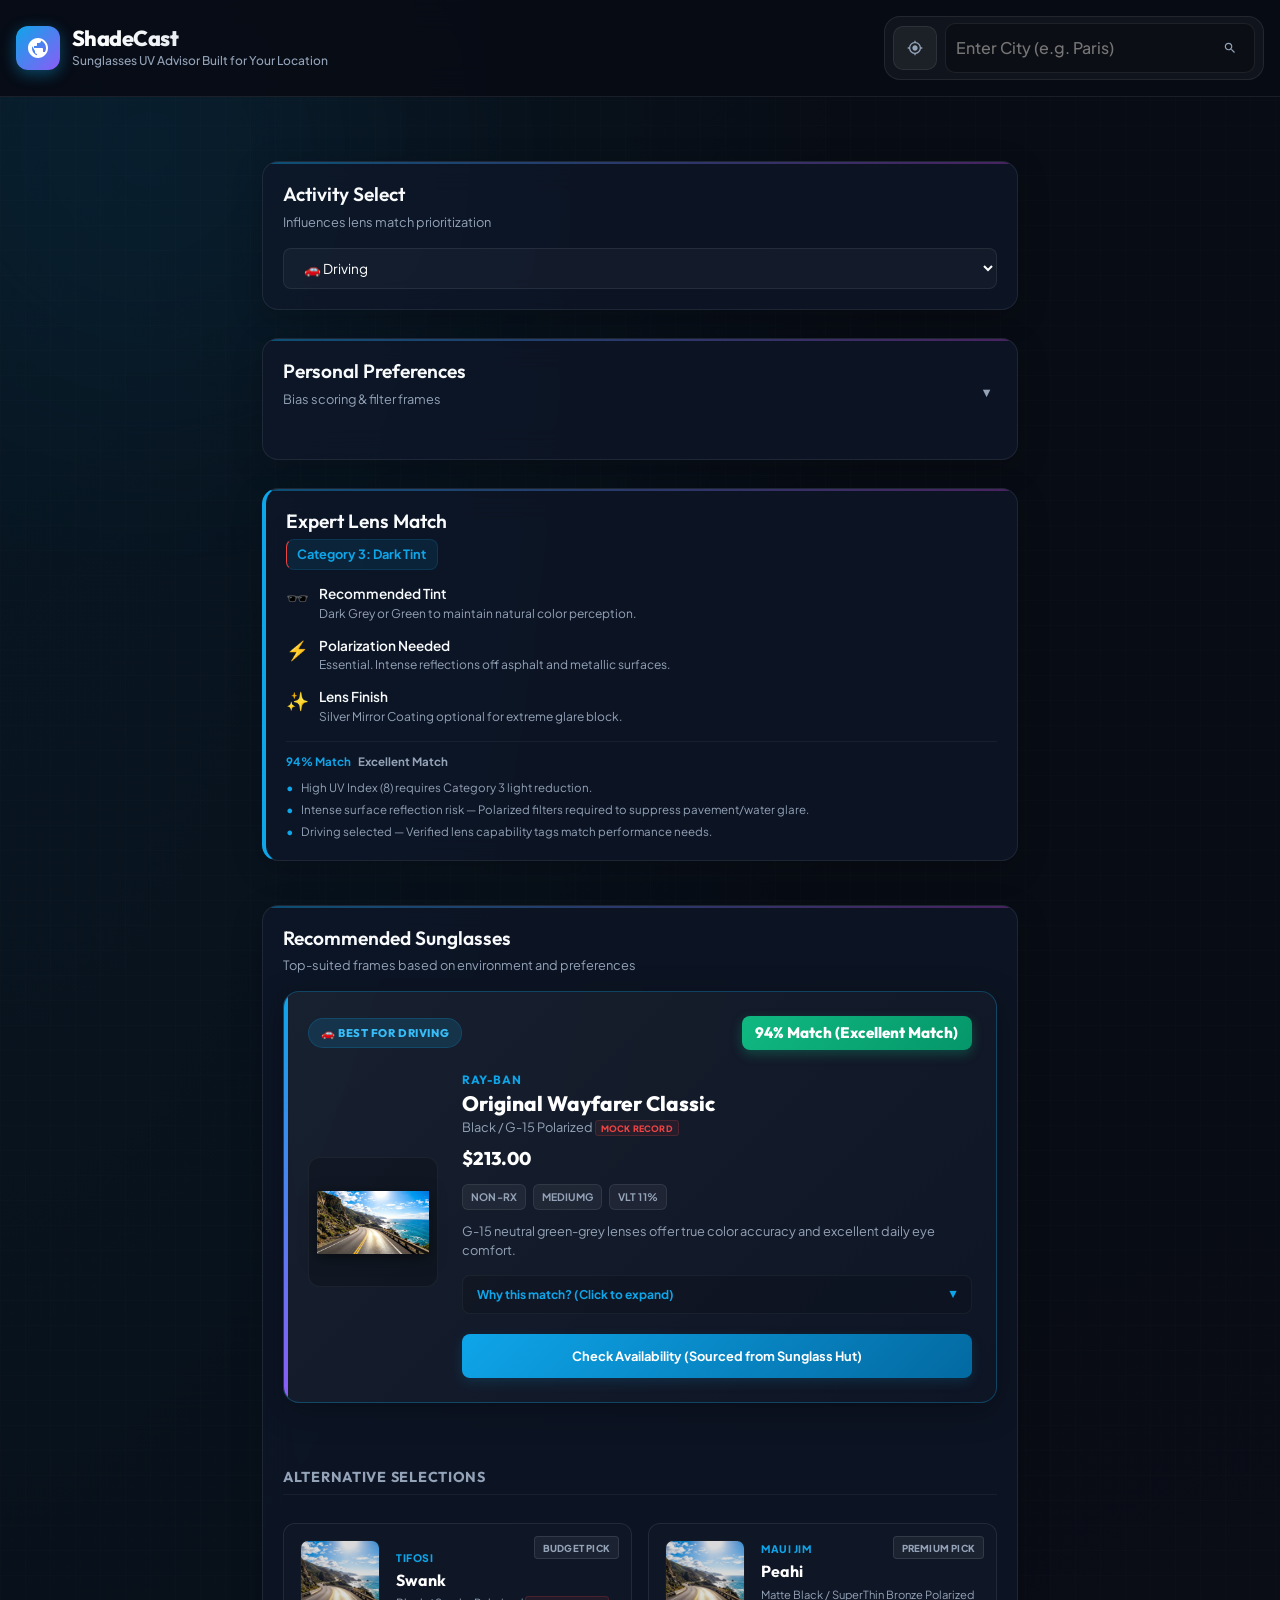
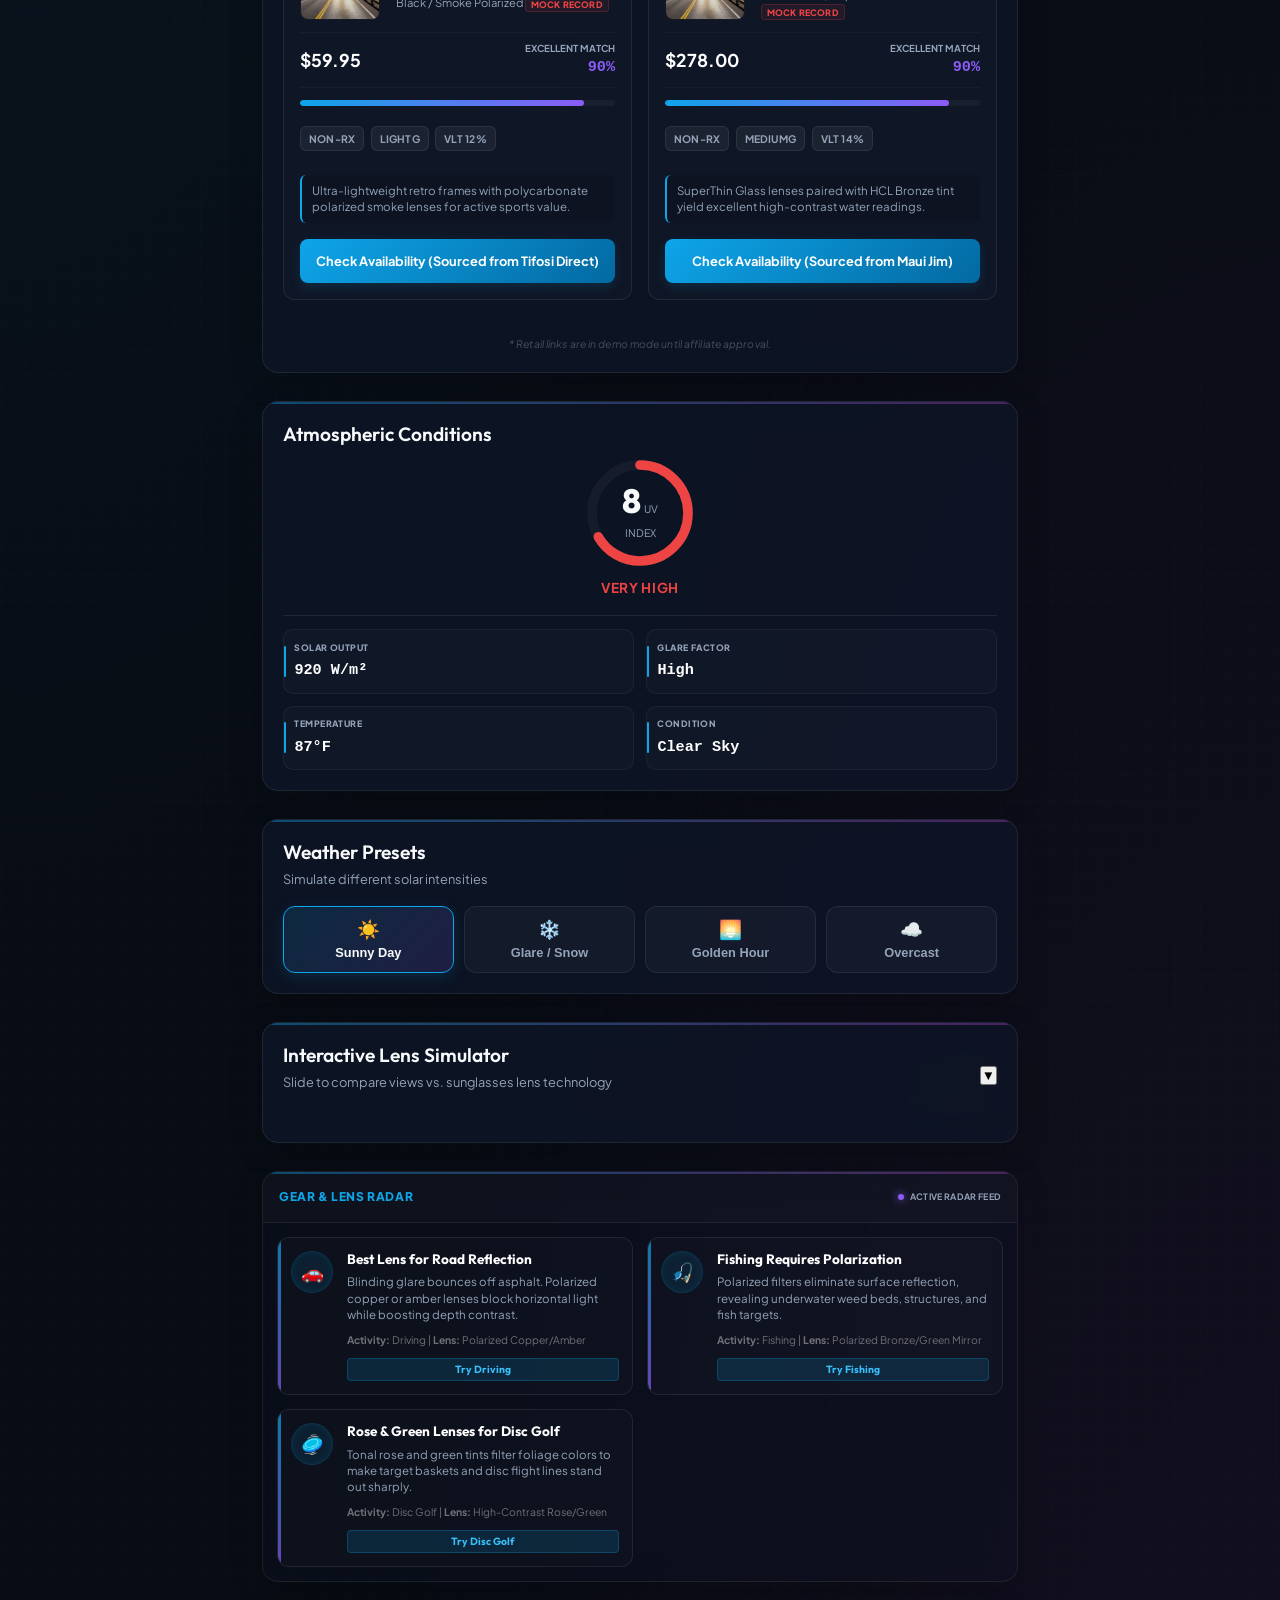
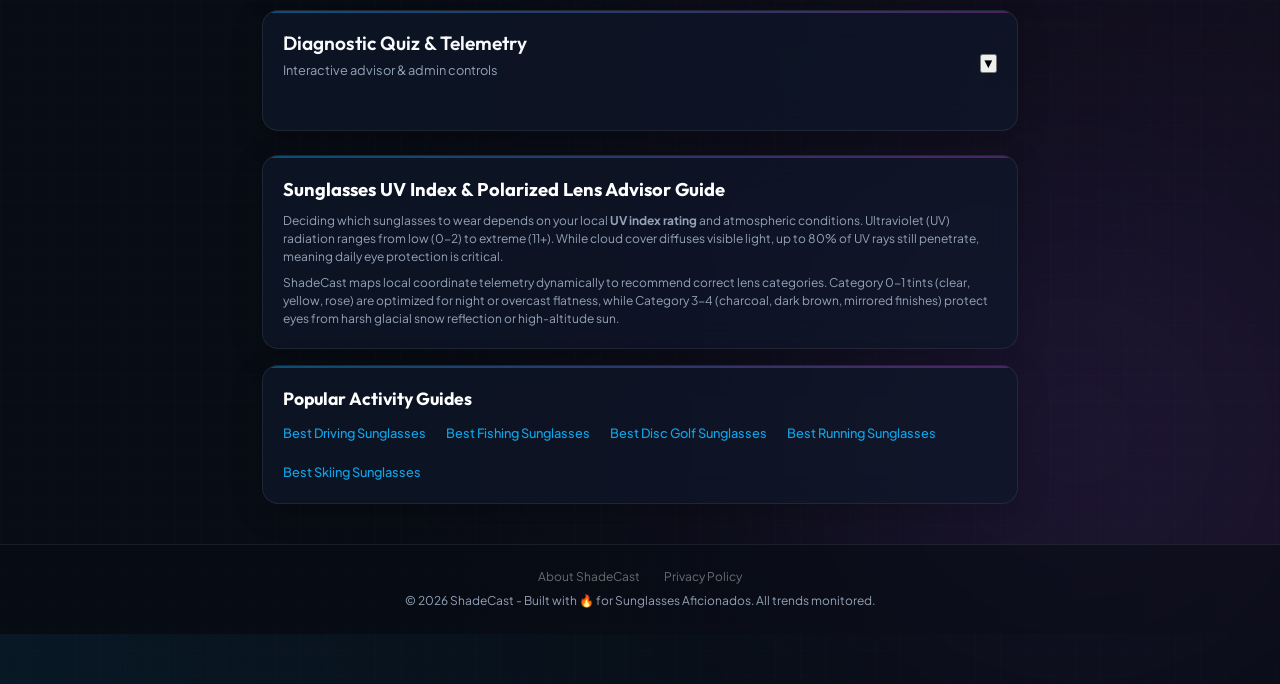
<file: index.html>
<!DOCTYPE html>
<html lang="en">
<head>
  <meta charset="UTF-8">
  <meta name="viewport" content="width=device-width, initial-scale=1.0">
  
  <!-- Primary SEO Metadata -->
  <title>ShadeCast | Sunglasses Weather Advisor & Polarized Lens Simulator</title>
  <meta name="description" content="Instantly check live local UV index levels, simulate polarized lens tints (Grey, Amber, Green, Blue, Rose), review active buying guides, and match your custom frames.">
  <meta name="keywords" content="sunglasses, UV index, polarized lens simulator, weather advisor, sunglasses style, lens tint simulator, buying guides, UV protection, polarized glasses, sunglasses tracker">
  <meta name="author" content="Brian Crouse">
  <meta name="robots" content="index, follow">
  <link rel="canonical" href="https://briancrouse77.github.io/shadecast/">

  <!-- Favicon & Web App PWA Manifest -->
  <link rel="icon" type="image/jpeg" href="assets/logo.jpg">
  <link rel="apple-touch-icon" href="assets/logo.jpg">
  <link rel="manifest" href="manifest.json">
  <meta name="theme-color" content="#080c14">

  <!-- Open Graph / Facebook Social Protocol -->
  <meta property="og:type" content="website">
  <meta property="og:url" content="https://briancrouse77.github.io/shadecast/">
  <meta property="og:title" content="ShadeCast | Sunglasses Weather Advisor & Polarized Lens Simulator">
  <meta property="og:description" content="Decide what sunglasses to wear today. Get real-time weather coordinates, test dynamic polarized lenses (Grey, Amber, Green, Blue, Rose), and find your custom frame match.">
  <meta property="og:image" content="https://briancrouse77.github.io/shadecast/assets/og-image.jpg">
  <meta property="og:image:width" content="1200">
  <meta property="og:image:height" content="675">
  <meta property="og:site_name" content="ShadeCast">

  <!-- Twitter Card Card Data -->
  <meta name="twitter:card" content="summary_large_image">
  <meta name="twitter:url" content="https://briancrouse77.github.io/shadecast/">
  <meta name="twitter:title" content="ShadeCast | Sunglasses Weather Advisor & Lens Simulator">
  <meta name="twitter:description" content="Check live weather UV levels, simulate polarized lens tints, and find your custom sunglasses style matches.">
  <meta name="twitter:image" content="https://briancrouse77.github.io/shadecast/assets/og-image.jpg">

  <!-- JSON-LD Structured Data Schema (Google Search Rich Snippet) -->
  <script type="application/ld+json">
  {
    "@context": "https://schema.org",
    "@type": "WebApplication",
    "name": "ShadeCast",
    "url": "https://briancrouse77.github.io/shadecast/",
    "image": "https://briancrouse77.github.io/shadecast/assets/og-image.jpg",
    "description": "A responsive weather application recommending optimal sunglasses and lens tints based on live UV index, glare level, and solar output metrics.",
    "applicationCategory": "WeatherApplication, LifestyleApplication",
    "operatingSystem": "All",
    "browserRequirements": "Requires JavaScript. Requires Geolocation.",
    "creator": {
      "@type": "Person",
      "name": "Brian Crouse"
    },
    "offers": {
      "@type": "Offer",
      "price": "0",
      "priceCurrency": "USD"
    }
  }
  </script>

  <!-- Fonts -->
  <link rel="preconnect" href="https://fonts.googleapis.com">
  <link rel="preconnect" href="https://fonts.gstatic.com" crossorigin>
  <link href="https://fonts.googleapis.com/css2?family=Outfit:wght@300;400;600;800&family=Plus+Jakarta+Sans:wght@300;400;500;700&display=swap" rel="stylesheet">
  
  <!-- CSS Stylesheet -->
  <link rel="stylesheet" href="style.css">

  <!-- SEO templates -->
  <template id="seo-driving">
    <title>Best Driving Sunglasses | ShadeCast</title>
    <meta name="description" content="Find the best sunglasses for driving right now. Live glare & UV analysis with expert lens picks—updated every visit.">
    <link rel="canonical" href="https://briancrouse77.github.io/shadecast/best-driving-sunglasses/">
    <meta property="og:type" content="website">
    <meta property="og:url" content="https://briancrouse77.github.io/shadecast/best-driving-sunglasses/">
    <meta property="og:title" content="Best Driving Sunglasses | ShadeCast">
    <meta property="og:description" content="Find the best sunglasses for driving right now. Live glare & UV analysis with expert lens picks—updated every visit.">
    <meta property="og:image" content="https://briancrouse77.github.io/shadecast/assets/og-image.jpg">
    <meta name="twitter:card" content="summary_large_image">
    <meta name="twitter:title" content="Best Driving Sunglasses | ShadeCast">
    <meta name="twitter:description" content="Find the best sunglasses for driving right now. Live glare & UV analysis with expert lens picks—updated every visit.">
    <meta name="twitter:image" content="https://briancrouse77.github.io/shadecast/assets/og-image.jpg">
    <script type="application/ld+json">
    {
      "@context": "https://schema.org",
      "@type": "WebApplication",
      "name": "ShadeCast",
      "url": "https://briancrouse77.github.io/shadecast/best-driving-sunglasses/",
      "description": "ShadeCast driving sunglasses recommendation tool. Analyzes live UV index and glare to recommend G-15, polarized, and road-neutral lenses.",
      "applicationCategory": "WeatherApplication, LifestyleApplication",
      "operatingSystem": "All",
      "browserRequirements": "Requires JavaScript. Requires Geolocation."
    }
    </script>
    <script type="application/ld+json">
    {
      "@context": "https://schema.org",
      "@type": "BreadcrumbList",
      "itemListElement": [
        {
          "@type": "ListItem",
          "position": 1,
          "name": "Home",
          "item": "https://briancrouse77.github.io/shadecast/"
        },
        {
          "@type": "ListItem",
          "position": 2,
          "name": "Best Driving Sunglasses",
          "item": "https://briancrouse77.github.io/shadecast/best-driving-sunglasses/"
        }
      ]
    }
    </script>
  </template>
  <template id="seo-fishing">
    <title>Best Fishing Sunglasses | ShadeCast</title>
    <meta name="description" content="Best fishing sunglasses for any water and light. Real-time UV data plus polarized lens picks that kill glare fast.">
    <link rel="canonical" href="https://briancrouse77.github.io/shadecast/best-fishing-sunglasses/">
    <meta property="og:type" content="website">
    <meta property="og:url" content="https://briancrouse77.github.io/shadecast/best-fishing-sunglasses/">
    <meta property="og:title" content="Best Fishing Sunglasses | ShadeCast">
    <meta property="og:description" content="Best fishing sunglasses for any water and light. Real-time UV data plus polarized lens picks that kill glare fast.">
    <meta property="og:image" content="https://briancrouse77.github.io/shadecast/assets/og-image.jpg">
    <meta name="twitter:card" content="summary_large_image">
    <meta name="twitter:title" content="Best Fishing Sunglasses | ShadeCast">
    <meta name="twitter:description" content="Best fishing sunglasses for any water and light. Real-time UV data plus polarized lens picks that kill glare fast.">
    <meta name="twitter:image" content="https://briancrouse77.github.io/shadecast/assets/og-image.jpg">
    <script type="application/ld+json">
    {
      "@context": "https://schema.org",
      "@type": "WebApplication",
      "name": "ShadeCast",
      "url": "https://briancrouse77.github.io/shadecast/best-fishing-sunglasses/",
      "description": "ShadeCast fishing sunglasses recommendation tool. Analyzes live UV index and water glare to recommend polarized bronze/grey contrast lenses.",
      "applicationCategory": "WeatherApplication, LifestyleApplication",
      "operatingSystem": "All",
      "browserRequirements": "Requires JavaScript. Requires Geolocation."
    }
    </script>
    <script type="application/ld+json">
    {
      "@context": "https://schema.org",
      "@type": "BreadcrumbList",
      "itemListElement": [
        {
          "@type": "ListItem",
          "position": 1,
          "name": "Home",
          "item": "https://briancrouse77.github.io/shadecast/"
        },
        {
          "@type": "ListItem",
          "position": 2,
          "name": "Best Fishing Sunglasses",
          "item": "https://briancrouse77.github.io/shadecast/best-fishing-sunglasses/"
        }
      ]
    }
    </script>
  </template>
  <template id="seo-disc-golf">
    <title>Best Disc Golf Sunglasses | ShadeCast</title>
    <meta name="description" content="Top disc-golf sunglasses for reading terrain and spotting discs. Live contrast scoring and pro-level lens advice.">
    <link rel="canonical" href="https://briancrouse77.github.io/shadecast/best-disc-golf-sunglasses/">
    <meta property="og:type" content="website">
    <meta property="og:url" content="https://briancrouse77.github.io/shadecast/best-disc-golf-sunglasses/">
    <meta property="og:title" content="Best Disc Golf Sunglasses | ShadeCast">
    <meta property="og:description" content="Top disc-golf sunglasses for reading terrain and spotting discs. Live contrast scoring and pro-level lens advice.">
    <meta property="og:image" content="https://briancrouse77.github.io/shadecast/assets/og-image.jpg">
    <meta name="twitter:card" content="summary_large_image">
    <meta name="twitter:title" content="Best Disc Golf Sunglasses | ShadeCast">
    <meta name="twitter:description" content="Top disc-golf sunglasses for reading terrain and spotting discs. Live contrast scoring and pro-level lens advice.">
    <meta name="twitter:image" content="https://briancrouse77.github.io/shadecast/assets/og-image.jpg">
    <script type="application/ld+json">
    {
      "@context": "https://schema.org",
      "@type": "WebApplication",
      "name": "ShadeCast",
      "url": "https://briancrouse77.github.io/shadecast/best-disc-golf-sunglasses/",
      "description": "ShadeCast disc golf sunglasses recommendation tool. Analyzes live UV index and forest foliage contrast to recommend rose, amber, and green lenses.",
      "applicationCategory": "WeatherApplication, LifestyleApplication",
      "operatingSystem": "All",
      "browserRequirements": "Requires JavaScript. Requires Geolocation."
    }
    </script>
    <script type="application/ld+json">
    {
      "@context": "https://schema.org",
      "@type": "BreadcrumbList",
      "itemListElement": [
        {
          "@type": "ListItem",
          "position": 1,
          "name": "Home",
          "item": "https://briancrouse77.github.io/shadecast/"
        },
        {
          "@type": "ListItem",
          "position": 2,
          "name": "Best Disc Golf Sunglasses",
          "item": "https://briancrouse77.github.io/shadecast/best-disc-golf-sunglasses/"
        }
      ]
    }
    </script>
  </template>
  <template id="seo-running">
    <title>Best Running Sunglasses | ShadeCast</title>
    <meta name="description" content="Running sunglasses that stay light, clear, and fog-free. Live weather scoring and budget-to-premium lens options.">
    <link rel="canonical" href="https://briancrouse77.github.io/shadecast/best-running-sunglasses/">
    <meta property="og:type" content="website">
    <meta property="og:url" content="https://briancrouse77.github.io/shadecast/best-running-sunglasses/">
    <meta property="og:title" content="Best Running Sunglasses | ShadeCast">
    <meta property="og:description" content="Running sunglasses that stay light, clear, and fog-free. Live weather scoring and budget-to-premium lens options.">
    <meta property="og:image" content="https://briancrouse77.github.io/shadecast/assets/og-image.jpg">
    <meta name="twitter:card" content="summary_large_image">
    <meta name="twitter:title" content="Best Running Sunglasses | ShadeCast">
    <meta name="twitter:description" content="Running sunglasses that stay light, clear, and fog-free. Live weather scoring and budget-to-premium lens options.">
    <meta name="twitter:image" content="https://briancrouse77.github.io/shadecast/assets/og-image.jpg">
    <script type="application/ld+json">
    {
      "@context": "https://schema.org",
      "@type": "WebApplication",
      "name": "ShadeCast",
      "url": "https://briancrouse77.github.io/shadecast/best-running-sunglasses/",
      "description": "ShadeCast running sunglasses recommendation tool. Analyzes live UV index and road environments to recommend lightweight no-bounce and no-slip frames.",
      "applicationCategory": "WeatherApplication, LifestyleApplication",
      "operatingSystem": "All",
      "browserRequirements": "Requires JavaScript. Requires Geolocation."
    }
    </script>
    <script type="application/ld+json">
    {
      "@context": "https://schema.org",
      "@type": "BreadcrumbList",
      "itemListElement": [
        {
          "@type": "ListItem",
          "position": 1,
          "name": "Home",
          "item": "https://briancrouse77.github.io/shadecast/"
        },
        {
          "@type": "ListItem",
          "position": 2,
          "name": "Best Running Sunglasses",
          "item": "https://briancrouse77.github.io/shadecast/best-running-sunglasses/"
        }
      ]
    }
    </script>
  </template>
  <template id="seo-skiing">
    <title>Best Skiing Sunglasses | ShadeCast</title>
    <meta name="description" content="Best sunglasses for skiing & snowboarding when goggles aren’t enough. Handles extreme snow glare with real-time VLT scoring.">
    <link rel="canonical" href="https://briancrouse77.github.io/shadecast/best-skiing-sunglasses/">
    <meta property="og:type" content="website">
    <meta property="og:url" content="https://briancrouse77.github.io/shadecast/best-skiing-sunglasses/">
    <meta property="og:title" content="Best Skiing Sunglasses | ShadeCast">
    <meta property="og:description" content="Best sunglasses for skiing & snowboarding when goggles aren’t enough. Handles extreme snow glare with real-time VLT scoring.">
    <meta property="og:image" content="https://briancrouse77.github.io/shadecast/assets/og-image.jpg">
    <meta name="twitter:card" content="summary_large_image">
    <meta name="twitter:title" content="Best Skiing Sunglasses | ShadeCast">
    <meta name="twitter:description" content="Best sunglasses for skiing & snowboarding when goggles aren’t enough. Handles extreme snow glare with real-time VLT scoring.">
    <meta name="twitter:image" content="https://briancrouse77.github.io/shadecast/assets/og-image.jpg">
    <script type="application/ld+json">
    {
      "@context": "https://schema.org",
      "@type": "WebApplication",
      "name": "ShadeCast",
      "url": "https://briancrouse77.github.io/shadecast/best-skiing-sunglasses/",
      "description": "ShadeCast skiing and snowboarding sunglasses recommendation tool. Analyzes live UV index and glacial snow glare to recommend Category 4 glacier shields.",
      "applicationCategory": "WeatherApplication, LifestyleApplication",
      "operatingSystem": "All",
      "browserRequirements": "Requires JavaScript. Requires Geolocation."
    }
    </script>
    <script type="application/ld+json">
    {
      "@context": "https://schema.org",
      "@type": "BreadcrumbList",
      "itemListElement": [
        {
          "@type": "ListItem",
          "position": 1,
          "name": "Home",
          "item": "https://briancrouse77.github.io/shadecast/"
        },
        {
          "@type": "ListItem",
          "position": 2,
          "name": "Best Skiing Sunglasses",
          "item": "https://briancrouse77.github.io/shadecast/best-skiing-sunglasses/"
        }
      ]
    }
    </script>
  </template>

  <!-- Router / Bootstrap Script -->
  <script>
    (function() {
      const path = window.location.pathname.toLowerCase();
      let activity = '';
      let activityName = '';
      let templateId = '';
      
      if (path.indexOf('best-driving-sunglasses') !== -1) {
        activity = 'driving';
        activityName = 'Driving';
        templateId = 'seo-driving';
      } else if (path.indexOf('best-fishing-sunglasses') !== -1) {
        activity = 'fishing';
        activityName = 'Fishing';
        templateId = 'seo-fishing';
      } else if (path.indexOf('best-disc-golf-sunglasses') !== -1) {
        activity = 'disc golf';
        activityName = 'Disc Golf';
        templateId = 'seo-disc-golf';
      } else if (path.indexOf('best-running-sunglasses') !== -1) {
        activity = 'running';
        activityName = 'Running';
        templateId = 'seo-running';
      } else if (path.indexOf('best-skiing-sunglasses') !== -1) {
        activity = 'skiing';
        activityName = 'Skiing';
        templateId = 'seo-skiing';
      }
      
      if (activity) {
        window.initialActivity = activity;
        window.isSubpage = true;
        
        // Clone template immediately into head
        const temp = document.getElementById(templateId);
        if (temp) {
          const existingTitle = document.querySelector('title');
          if (existingTitle) existingTitle.remove();
          const existingDesc = document.querySelector('meta[name="description"]');
          if (existingDesc) existingDesc.remove();
          const existingCanonical = document.querySelector('link[rel="canonical"]');
          if (existingCanonical) existingCanonical.remove();
          
          document.querySelectorAll('meta[property^="og:"]').forEach(function(el) { el.remove(); });
          document.querySelectorAll('meta[name^="twitter:"]').forEach(function(el) { el.remove(); });
          document.querySelectorAll('script[type="application/ld+json"]').forEach(function(el) { el.remove(); });
          
          const clone = document.importNode(temp.content, true);
          document.head.appendChild(clone);
        }
        
        // Adjust paths and heading on DOMContentLoaded
        document.addEventListener('DOMContentLoaded', function() {
          const heading = document.getElementById('seo-heading');
          if (heading) {
            heading.textContent = `Best sunglasses for ${activityName} (live recommendation)`;
          }
          
          // Adjust relative paths for static assets in HTML
          document.querySelectorAll('img[src^="assets/"]').forEach(function(img) {
            img.src = '../' + img.getAttribute('src');
          });
          document.querySelectorAll('link[href^="assets/"]').forEach(function(link) {
            link.href = '../' + link.getAttribute('href');
          });
          document.querySelectorAll('link[href^="manifest.json"]').forEach(function(link) {
            link.href = '../' + link.getAttribute('href');
          });
        });
      }
    })();
  </script>
</head>
<body>

  <!-- Background decorative glows -->
  <div class="glow-bg glow-1"></div>
  <div class="glow-bg glow-2"></div>

  <!-- Header Section -->
  <header class="app-header">
    <div class="header-container">
      <div class="brand">
        <div class="brand-logo">
          <svg viewBox="0 0 24 24" class="logo-icon">
            <path d="M12 2C6.48 2 2 6.48 2 12s4.48 10 10 10 10-4.48 10-10S17.52 2 12 2zm1 17.93c-3.95-.49-7-3.85-7-7.93 0-.62.08-1.21.21-1.79L9 15v1c0 1.1.9 2 2 2v1.93zm6.9-2.54c-.26-.81-1-1.39-1.9-1.39h-1v-3c0-.55-.45-1-1-1H8v-2h2c.55 0 1-.45 1-1V7h2c1.1 0 2-.9 2-2v-.41c2.93 1.19 5 4.06 5 7.41 0 2.08-.8 3.97-2.1 5.39z"/>
          </svg>
        </div>
        <div>
          <h1>ShadeCast</h1>
          <p class="brand-subtitle" id="brandSubtitle">Sunglasses UV Advisor Built for Your Location</p>
        </div>
      </div>
      <div class="header-right">
        <!-- Live Geolocation and Search Input -->
        <!-- Live Geolocation and Search Input -->
        <div class="location-control-wrapper" id="locationControlWrapper">
          
          <!-- Auto-detect GPS button -->
          <button class="gps-btn" id="btnGeolocate" title="Auto-detect location using GPS">
            <svg viewBox="0 0 24 24" width="16" height="16" fill="currentColor">
              <path d="M12 8c-2.21 0-4 1.79-4 4s1.79 4 4 4 4-1.79 4-4-1.79-4-4-4zm8.94 3c-.46-4.17-3.77-7.48-7.94-7.94V1h-2v2.06C6.83 3.52 3.52 6.83 3.06 11H1v2h2.06c.46 4.17 3.77 7.48 7.94 7.94V23h2v-2.06c4.17-.46 7.48-3.77 7.94-7.94H23v-2h-2.06zM12 19c-3.87 0-7-3.13-7-7s3.13-7 7-7 7 3.13 7 7-3.13 7-7 7z"/>
            </svg>
            <span class="sr-only">Detect GPS</span>
          </button>
          
          <!-- Input block for manual search -->
          <div class="search-input-box" id="searchInputBox">
            <label for="citySearchInput" class="sr-only">Search Location</label>
            <input type="text" id="citySearchInput" placeholder="Enter City (e.g. Paris)">
            <button id="btnCitySearch" class="search-submit-btn" title="Search weather for location" aria-label="Search Location">
              <svg viewBox="0 0 24 24" width="14" height="14" fill="currentColor">
                <path d="M15.5 14h-.79l-.28-.27C15.41 12.59 16 11.11 16 9.5 16 5.91 13.09 3 9.5 3S3 5.91 3 9.5 5.91 16 9.5 16c1.61 0 3.09-.59 4.23-1.57l.27.28v.79l5 4.99L20.49 19l-4.99-5zm-6 0C7.01 14 5 11.99 5 9.5S7.01 5 9.5 5 14 7.01 14 9.5 11.99 14 9.5 14z"/>
              </svg>
            </button>
          </div>
          
          <!-- Location source indicator -->
          <div class="location-indicator" id="locationIndicator">
            <span class="location-dot" id="locIndicatorDot"></span>
            <span class="indicator-text" id="locationStatusText">Detecting Location...</span>
            <button class="reset-live-btn" id="btnResetToLive" style="display: none;" title="Sync back to your active local weather">Sync Live</button>
            <button class="loc-change-btn" id="btnChangeLocation" title="Change Location">Change</button>
          </div>

        </div>
      </div>
    </div>
  </header>

  <h1 id="seo-heading"></h1>

  <!-- Main Layout -->
  <main class="app-layout">
    <div class="layout-grid">

      <!-- 1. Activity Selector Card -->
      <div class="glass-card activity-card">
        <h2 class="card-title">Activity Select</h2>
        <p class="card-desc">Influences lens match prioritization</p>
        <label for="activitySelect" class="sr-only">Choose Activity</label>
        <select id="activitySelect">
          <option value="driving">🚗 Driving</option>
          <option value="fishing">🎣 Fishing</option>
          <option value="disc golf">🥏 Disc Golf</option>
          <option value="golf">⛳ Golf</option>
          <option value="running">🏃 Running</option>
          <option value="cycling">🚴 Cycling</option>
          <option value="hiking">🥾 Hiking</option>
          <option value="beach">🏖️ Beach Use</option>
          <option value="boating">⛵ Boating</option>
          <option value="skiing">🎿 Skiing / Snowboarding</option>
        </select>
      </div>

      <!-- 2. Compact User Preferences Card -->
      <div class="glass-card preferences-card" id="prefCard">
        <div class="card-header-flex" id="prefCardHeader" style="cursor: pointer;">
          <div>
            <h2 class="card-title">Personal Preferences</h2>
            <p class="card-desc">Bias scoring & filter frames</p>
          </div>
          <button class="toggle-btn" id="btnTogglePrefs">▼</button>
        </div>
        <div class="collapsible-content" id="prefCardContent" style="display: none;">
          <div class="pref-drawer-inner">
            <div class="pref-field">
              <label for="prefMaxBudget">Maximum Budget ($)</label>
              <input type="number" id="prefMaxBudget" placeholder="e.g. 150" min="0">
            </div>
            <div class="pref-field">
              <label for="prefBrand">Preferred Brand</label>
              <select id="prefBrand">
                <option value="">Any Brand</option>
                <option value="Ray-Ban">Ray-Ban</option>
                <option value="Oakley">Oakley</option>
                <option value="Maui Jim">Maui Jim</option>
                <option value="Smith">Smith</option>
                <option value="Goodr">Goodr</option>
                <option value="Spy Optic">Spy Optic</option>
                <option value="Julbo">Julbo</option>
              </select>
            </div>
            <div class="pref-field">
              <label for="prefSensitivity">Light Sensitivity</label>
              <select id="prefSensitivity">
                <option value="normal">Normal</option>
                <option value="moderate">Moderate</option>
                <option value="high">🔥 High Sensitivity</option>
                <option value="low">❄️ Low Sensitivity</option>
              </select>
            </div>
            <div class="pref-field checkbox-field">
              <label for="prefRx">
                <input type="checkbox" id="prefRx"> Rx Lenses Required
               </label>
            </div>
          </div>
        </div>
      </div>

      <!-- 3. Expert Lens Match Card -->
      <div class="glass-card recommendation-card">
        <h2 class="card-title glow-text">Expert Lens Match</h2>
        <div class="recommendation-badge" id="recCategory">Category 3: Dark Tint</div>
        
        <div class="rec-details">
          <div class="rec-item">
            <div class="rec-icon">🕶️</div>
            <div>
              <h3>Recommended Tint</h3>
              <p id="recTint">Dark Grey or Green to maintain natural color perception.</p>
            </div>
          </div>
          
          <div class="rec-item">
            <div class="rec-icon">⚡</div>
            <div>
              <h3>Polarization Needed</h3>
              <p id="recPolarization">Essential. Intense road and water reflections expected.</p>
            </div>
          </div>

          <div class="rec-item">
            <div class="rec-icon">✨</div>
            <div>
              <h3>Lens Finish</h3>
              <p id="recFinish">Silver Mirror Coating optional for extreme reflection block.</p>
            </div>
          </div>
        </div>
        
        <!-- Trust Explainer Breakdown (Confidence Summary) -->
        <div class="trust-explainer-list" id="trustExplainerList" style="margin-top: 1rem; border-top: 1px solid rgba(255,255,255,0.05); padding-top: 0.75rem;">
          <div class="explainer-point" style="font-weight: 700;">
            <span class="explainer-bullet" id="explainerMatchPct">95% Match</span>
            <span id="explainerMatchLevel">Excellent Match</span>
          </div>
          <!-- Dynamic explainer bullets injected here -->
        </div>
      </div>

      <!-- 4. Recommended Sunglasses Card -->
      <div class="glass-card products-recommendation-card" id="productsRecCard">
        <h2 class="card-title glow-text">Recommended Sunglasses</h2>
        <p class="card-desc">Top-suited frames based on environment and preferences</p>
        <div class="products-grid-container" id="productsGridContainer">
          <!-- Dynamic Affiliate cards injected here -->
        </div>
      </div>

      <!-- 5. Weather Stats & Gauge Card -->
      <div class="glass-card stats-card">
        <h2 class="card-title" id="statsCardTitle">Atmospheric Conditions</h2>
        <div class="tailored-badge" id="tailoredBadge" style="display: none;">📍 Tailored for Your Location</div>
        
        <div class="uv-gauge-container">
          <div class="uv-gauge">
            <svg viewBox="0 0 100 100" class="gauge-svg">
              <circle cx="50" cy="50" r="40" class="gauge-bg" />
              <circle cx="50" cy="50" r="40" class="gauge-fill" id="uvGaugeFill" />
            </svg>
            <div class="uv-value-box">
              <span class="uv-num" id="uvNumber">8</span>
              <span class="uv-label">UV Index</span>
            </div>
          </div>
          <div class="uv-rating" id="uvRatingText">Very High</div>
        </div>

        <div class="metrics-grid">
          <div class="metric-item">
            <span class="metric-label">Solar Output</span>
            <span class="metric-val" id="metricSolar">920 W/m²</span>
          </div>
          <div class="metric-item">
            <span class="metric-label">Glare Factor</span>
            <span class="metric-val text-warning" id="metricGlare">High</span>
          </div>
          <div class="metric-item">
            <span class="metric-label">Temperature</span>
            <span class="metric-val" id="metricTemp">87°F</span>
          </div>
          <div class="metric-item">
            <span class="metric-label">Condition</span>
            <span class="metric-val" id="metricCondition">Clear Sky</span>
          </div>
        </div>
      </div>

      <!-- 6. Weather Presets (Quick Simulator Control) -->
      <div class="glass-card presets-card">
        <h2 class="card-title">Weather Presets</h2>
        <p class="card-desc">Simulate different solar intensities</p>
        <div class="presets-grid">
          <button class="preset-btn active" data-preset="sunny" id="btnPresetSunny">
            <span class="icon">☀️</span> Sunny Day
          </button>
          <button class="preset-btn" data-preset="glare" id="btnPresetGlare">
            <span class="icon">❄️</span> Glare / Snow
          </button>
          <button class="preset-btn" data-preset="sunset" id="btnPresetSunset">
            <span class="icon">🌅</span> Golden Hour
          </button>
          <button class="preset-btn" data-preset="overcast" id="btnPresetOvercast">
            <span class="icon">☁️</span> Overcast
          </button>
        </div>
      </div>

      <!-- 7. Interactive Lens Simulator Card -->
      <div class="glass-card simulator-card collapsed" id="simCard">
        <div class="card-header-flex" id="simCardHeader" style="cursor: pointer;">
          <div>
            <h2 class="card-title">Interactive Lens Simulator</h2>
            <p class="card-desc">Slide to compare views vs. sunglasses lens technology</p>
          </div>
          <button class="toggle-btn" id="btnToggleSim">▼</button>
        </div>

        <div class="collapsible-content" id="simCardContent" style="display: none; padding-top: 1rem; border-top: 1px solid rgba(255,255,255,0.05); margin-top: 0.5rem;">
          <div class="sim-badge" id="simVibeBadge" style="margin-bottom: 1rem; display: inline-block;">Polarized Active</div>
          
          <!-- Simulator Workspace Grid -->
          <div class="simulator-workspace-grid">
            
            <!-- Simulator Viewport -->
            <div class="simulator-container" id="simContainer">
              
              <!-- Base Image (Road Glare) -->
              <img src="assets/road.jpg" alt="High road glare reflection view before applying polarized sunglasses filter" class="sim-img-base" id="simImageBase">

              <!-- Glare Overlay (Representing raw UV/Reflection glare before glasses) -->
              <div class="glare-overlay" id="glareOverlay"></div>

              <!-- Sunglasses View Area (Draggable split pane) -->
              <div class="sunglasses-pane" id="sunglassesPane">
                <!-- Re-render road under sunglasses filter -->
                <img src="assets/road.jpg" alt="Sunny road reflection filtered through polarized sunglasses lens simulator showing anti-glare polarization" class="sim-img-filtered" id="simImageFilter">
                
                <!-- Tint Overlay (Applies colors, opacity, blend-modes dynamically) -->
                <div class="tint-overlay" id="tintOverlay"></div>

                <!-- Refined Polarized Overlay (subtle highlight filter to simulate polarized clarity) -->
                <div class="polarized-overlay" id="polarizedOverlay"></div>
              </div>

              <!-- Split Pane Resize Handle Bar -->
              <div class="split-handle" id="splitHandle">
                <span class="handle-line"></span>
                <span class="handle-arrows">↔</span>
              </div>
            </div>

            <!-- Lens Technology Tint Control Bay -->
            <div class="simulator-controls">

              <!-- Lens Tints Configurator Swatches -->
              <div class="control-group">
                <span class="control-label">Available Filter Tints</span>
                <div class="tint-selectors">
                  <button class="tint-dot active" data-tint="grey" style="--tint-color: #2b2b2b;" title="Grey: True Color Perception" id="btnTintGrey">
                    <span class="dot-inner"></span>
                  </button>
                  <button class="tint-dot" data-tint="amber" style="--tint-color: #b05c1d;" title="Amber: Contrast & Depth Enhancement" id="btnTintAmber">
                    <span class="dot-inner"></span>
                  </button>
                  <button class="tint-dot" data-tint="green" style="--tint-color: #173d2a;" title="Green: All-Weather Balance" id="btnTintGreen">
                    <span class="dot-inner"></span>
                  </button>
                  <button class="tint-dot" data-tint="blue" style="--tint-color: #0b6fb8;" title="Blue Mirrored: Water Glare Block" id="btnTintBlue">
                    <span class="dot-inner"></span>
                  </button>
                  <button class="tint-dot" data-tint="rose" style="--tint-color: #9c27b0;" title="Rose: High Contrast sports" id="btnTintRose">
                    <span class="dot-inner"></span>
                  </button>
                </div>
                <div class="active-tint-description" id="tintDesc">Grey Lens: maintains true color perception and offers the best daily comfort.</div>
              </div>

              <div class="slider-row">
                <!-- Darkness Slider -->
                <div class="control-group flex-1">
                  <div class="slider-label-row">
                    <span class="control-label">Darkness Intensity (VLT)</span>
                    <span class="slider-val" id="darknessVal">85%</span>
                  </div>
                  <input type="range" min="10" max="95" value="85" class="app-range" id="darknessSlider" aria-label="Tint Darkness Intensity">
                </div>

                <!-- Polarization Switch -->
                <div class="control-group toggle-group">
                  <span class="control-label">Polarized Filter</span>
                  <label class="switch">
                    <input type="checkbox" id="polarizationToggle" aria-label="Toggle Polarization" checked>
                    <span class="slider round"></span>
                  </label>
                </div>
              </div>

            </div>
          </div>
        </div>
      </div>

      <!-- 8. Gear Radar Card -->
      <div class="glass-card tmz-wire-card" id="gearRadarCard">
        <div class="tmz-feed-header">
          <span class="tmz-wire-title">Gear & Lens Radar</span>
          <div class="tmz-live-indicator">
            <span class="live-pulse-dot"></span>
            <span class="tmz-live-text">Active Radar Feed</span>
          </div>
        </div>
        <div class="tmz-feed-list" id="tmzFeedList">
          <!-- dynamic buying guides will be loaded here by app.js -->
        </div>
      </div>

      <!-- 9. Tabbed Quiz & Telemetry Card -->
      <div class="glass-card side-tab-card collapsed" id="quizTelemetryCard">
        <div class="card-header-flex" id="quizCardHeader" style="cursor: pointer;">
          <div>
            <h2 class="card-title">Diagnostic Quiz &amp; Telemetry</h2>
            <p class="card-desc">Interactive advisor &amp; admin controls</p>
          </div>
          <button class="toggle-btn" id="btnToggleQuiz">▼</button>
        </div>

        <div class="collapsible-content" id="quizCardContent" style="display: none; padding-top: 1rem; border-top: 1px solid rgba(255,255,255,0.05); margin-top: 0.5rem;">
          <div class="tab-header">
            <button class="tab-btn active" id="tabBtnQuiz" data-tab="tabQuiz">🎯 Quiz</button>
            <button class="tab-btn" id="tabBtnAdmin" data-tab="tabAdmin" style="display: none;">📊 Telemetry</button>
            <!-- hidden legacy items to satisfy original app.js selectors -->
            <button id="tabBtnTmz" data-tab="tabTmz" style="display: none;"></button>
            <div id="tabTmz" style="display: none;"></div>
          </div>

          <!-- Hidden TMZ elements to satisfy JS weather update bindings safely -->
          <div style="display: none;">
            <img id="tmzHeroImg" src="">
            <div id="tmzHeroBadge"></div>
            <div id="tmzHeroTitle"></div>
            <div id="tmzHeroDesc"></div>
          </div>

        <!-- Tab 2 Content: Shade Matcher Quiz -->
        <div class="tab-pane active" id="tabQuiz">
          <div class="glass-card quiz-card" style="border: none; background: transparent; box-shadow: none; padding: 0;">
            <h2 class="card-title">Custom Lens Match Engine</h2>
            <p class="card-desc">Calculate your professional-grade optical eyewear diagnostic prescription</p>

            <div id="quizForm">
              <!-- Quiz Step 1 -->
              <div class="quiz-step active" data-step="1" id="quizStep1">
                <h3 class="quiz-q">What is your primary outdoor activity?</h3>
                <div class="quiz-options">
                  <button class="quiz-opt" data-ans="driving">🚗 Commuting &amp; Driving</button>
                  <button class="quiz-opt" data-ans="sports">🏂 Action Sports &amp; Hiking</button>
                  <button class="quiz-opt" data-ans="beach">🏖️ Beach &amp; Water Activities</button>
                  <button class="quiz-opt" data-ans="fashion">☕ Urban Cafes &amp; Style</button>
                </div>
              </div>

              <!-- Quiz Step 2 -->
              <div class="quiz-step" data-step="2" id="quizStep2">
                <h3 class="quiz-q">How sensitive are your eyes to sunlight?</h3>
                <div class="quiz-options">
                  <button class="quiz-opt" data-ans="high">☀️ Very Sensitive (Squint easily)</button>
                  <button class="quiz-opt" data-ans="moderate">⛅ Normal Sensitivity</button>
                  <button class="quiz-opt" data-ans="low">🌙 Barely Sensitive (Comfortable)</button>
                </div>
              </div>

              <!-- Quiz Step 3 -->
              <div class="quiz-step" data-step="3" id="quizStep3">
                <h3 class="quiz-q">What's your aesthetic preference?</h3>
                <div class="quiz-options">
                  <button class="quiz-opt" data-ans="classic">🕶️ Timeless &amp; Classic (Retro)</button>
                  <button class="quiz-opt" data-ans="bold">🛸 Bold &amp; Futuristic (Shields)</button>
                  <button class="quiz-opt" data-ans="minimal">📐 Sleek &amp; Minimalist (Metal frames)</button>
                </div>
              </div>

              <!-- Quiz Results (High-tech Prescription format) -->
              <div class="quiz-step" data-step="result" id="quizStepResult">
                <div class="result-header">
                  <span class="result-celebration">🔬</span>
                  <h3>Eyewear Diagnostic Prescription</h3>
                </div>
                
                <div class="result-details-card" style="font-family: monospace; letter-spacing: -0.02em;">
                  <div style="display: flex; justify-content: space-between; border-bottom: 1px dashed rgba(255,255,255,0.15); padding-bottom: 0.35rem; margin-bottom: 0.5rem; font-size: 0.65rem; color: var(--accent-blue);">
                    <span>RX ID: SH-884-26</span>
                    <span id="resultTimestamp">DATE: 2026.07.12</span>
                  </div>
                  
                  <div class="result-name" id="resultName" style="font-family: 'Outfit', sans-serif; font-size: 1.1rem; color: #fff; font-weight: 800; margin-bottom: 0.25rem;">The Retro Navigator</div>
                  <p class="result-desc" id="resultDesc" style="font-size: 0.7rem; color: var(--text-secondary); line-height: 1.4; margin-bottom: 0.65rem;">Timeless tortoiseshell frames paired with highly contrast-enhancing polarized amber lenses.</p>
                  
                  <div class="result-stats" style="grid-template-columns: repeat(2, 1fr); gap: 0.5rem; border-top: 1px dashed rgba(255, 255, 255, 0.15); padding-top: 0.5rem;">
                    <div class="r-stat">
                      <span class="r-val" id="resultTint">Amber Tints</span>
                      <span class="r-lbl">LENS COLOR</span>
                    </div>
                    <div class="r-stat">
                      <span class="r-val" id="resultPolar">Yes (Required)</span>
                      <span class="r-lbl">POLARIZATION</span>
                    </div>
                    <div class="r-stat">
                      <span class="r-val" id="resultCategory">Category 3</span>
                      <span class="r-lbl">LENS RATING</span>
                    </div>
                    <div class="r-stat">
                      <span class="r-val" id="resultMaterial">Polycarbonate</span>
                      <span class="r-lbl">MATERIAL SPEC</span>
                    </div>
                  </div>

                  <div style="border-top: 1px dashed rgba(255, 255, 255, 0.15); padding-top: 0.5rem; margin-top: 0.25rem; font-size: 0.65rem;">
                    <span style="color: var(--text-secondary); font-size: 0.55rem; display: block; margin-bottom: 0.1rem;">RECOMMENDED COATINGS</span>
                    <span id="resultCoatings" style="color: var(--accent-purple); font-weight: 700;">Anti-Reflective Backing, Double Mirroring</span>
                  </div>

                  <!-- CSS Barcode graphic for expert aesthetic -->
                  <div class="presc-barcode"></div>
                </div>

                <div style="display: flex; gap: 0.5rem; width: 100%; flex-wrap: wrap;">
                  <button class="app-btn-primary" id="btnApplyQuizResult" style="flex: 1; min-width: 150px;">Apply to Simulator</button>
                  <button class="app-btn-outline" id="btnRestartQuiz" style="flex: 0.5; min-width: 100px;">Retake</button>
                </div>
              </div>
            </div>

            <!-- Quiz progress footer -->
            <div class="quiz-footer" id="quizFooter">
              <div class="progress-bar-bg">
                <div class="progress-bar-fill" id="quizProgress" style="width: 33%;"></div>
              </div>
              <span class="progress-text" id="quizStepText">Question 1 of 3</span>
            </div>

          </div>
        </div>

        <!-- Tab 3 Content: Admin Analytics Telemetry -->
        <div class="tab-pane" id="tabAdmin">
          
          <!-- Locked Admin Screen (Authentication Mask) -->
          <div class="glass-card admin-auth-card" id="adminAuthCard" style="border: none; background: transparent; box-shadow: none; padding: 0;">
            <div class="auth-icon-wrap">
              <svg viewBox="0 0 24 24" width="36" height="36" fill="none" stroke="currentColor" stroke-width="2" stroke-linecap="round" stroke-linejoin="round">
                <rect x="3" y="11" width="18" height="11" rx="2" ry="2"></rect>
                <path d="M7 11V7a5 5 0 0 1 10 0v4"></path>
              </svg>
            </div>
            <h2>RESTRICTED TELEMETRY ACCESS</h2>
            <p>Authentication credentials required to view commercial logs.</p>
            
            <div class="auth-input-group">
              <input type="password" id="adminPasswordInput" class="app-input" placeholder="Enter Password..." aria-label="Admin Password">
              <button class="app-btn-primary" id="btnAdminAuthenticate">Unlock Panel</button>
            </div>
            <div class="auth-error-msg" id="authErrorMsg"></div>
          </div>

          <!-- Unlocked SaaS Telemetry Dashboard Panel -->
          <div class="glass-card admin-card" id="adminDashboardCard" style="display: none; border: none; background: transparent; box-shadow: none; padding: 0;">
            <div class="card-header-flex">
              <div>
                <h2 class="card-title">Commercial Telemetry</h2>
                <p class="card-desc">Real-time metrics & analytics</p>
              </div>
              <button class="auth-lock-btn" id="btnLockAdmin" title="Lock Panel access">
                <svg viewBox="0 0 24 24" width="12" height="12" fill="none" stroke="currentColor" stroke-width="2" stroke-linecap="round" stroke-linejoin="round" style="margin-right: 0.15rem;">
                  <rect x="3" y="11" width="18" height="11" rx="2" ry="2"></rect>
                  <path d="M7 11V7a5 5 0 0 1 10 0v4"></path>
                </svg>
                Lock
              </button>
            </div>

            <!-- Financial Summary Readout -->
            <div class="admin-financials">
              <div class="financial-box">
                <span class="fin-label">Est. Lead Value</span>
                <span class="fin-val text-success" id="adminLeadValue">$0.00</span>
                <span class="fin-sub">High-Intent Referrals</span>
              </div>
              <div class="financial-box">
                <span class="fin-label">Projected API Cost</span>
                <span class="fin-val text-warning" id="adminApiCost">$0.00</span>
                <span class="fin-sub">Open-Meteo Queries</span>
              </div>
            </div>

            <!-- Lens Ranks -->
            <div class="admin-section">
              <h3>Retail Tint Demand Index</h3>
              <div class="demand-chart">
                <div class="chart-row">
                  <span class="chart-label">Grey Lenses</span>
                  <div class="chart-bar-container"><div class="chart-bar-fill" id="barGrey" style="width: 20%;"></div></div>
                  <span class="chart-count" id="countGrey">0</span>
                </div>
                <div class="chart-row">
                  <span class="chart-label">Amber Lenses</span>
                  <div class="chart-bar-container"><div class="chart-bar-fill" id="barAmber" style="width: 20%;"></div></div>
                  <span class="chart-count" id="countAmber">0</span>
                </div>
                <div class="chart-row">
                  <span class="chart-label">Green Lenses</span>
                  <div class="chart-bar-container"><div class="chart-bar-fill" id="barGreen" style="width: 20%;"></div></div>
                  <span class="chart-count" id="countGreen">0</span>
                </div>
                <div class="chart-row">
                  <span class="chart-label">Blue Mirrored</span>
                  <div class="chart-bar-container"><div class="chart-bar-fill" id="barBlue" style="width: 20%;"></div></div>
                  <span class="chart-count" id="countBlue">0</span>
                </div>
                <div class="chart-row">
                  <span class="chart-label">Rose Gradient</span>
                  <div class="chart-bar-container"><div class="chart-bar-fill" id="barRose" style="width: 20%;"></div></div>
                  <span class="chart-count" id="countRose">0</span>
                </div>
              </div>
            </div>

            <!-- Regional Lead Ledger -->
            <div class="admin-section">
              <h3>Regional Demand Log</h3>
              <div class="regional-ledger" id="regionalLedger">
                <div class="ledger-empty">Waiting for active GPS or search geocodes...</div>
              </div>
            </div>

            <!-- System Activity Terminal Log -->
            <div class="admin-section">
              <h3>System Event Log</h3>
              <div class="system-event-log" id="systemEventLog">
                <div class="log-entry sys">SYSTEM: Initializing activity stream...</div>
              </div>
            </div>
          </div>
        </div>
        </div> <!-- End of quizCardContent -->
      </div> <!-- End of quizTelemetryCard -->

    </div>

    <!-- SEO Informational & Content Guide -->
    <section class="seo-info-section glass-card" style="margin-top: 1.5rem; width: 100%;">
      <h2 style="font-family: 'Outfit', sans-serif; font-size: 1.15rem; margin-bottom: 0.5rem; color: #fff;">Sunglasses UV Index &amp; Polarized Lens Advisor Guide</h2>
      <div style="display: grid; grid-template-columns: 1fr; gap: 1rem; font-size: 0.75rem; color: var(--text-secondary); line-height: 1.5;">
        <div>
          <p style="margin-bottom: 0.5rem;">
            Deciding which sunglasses to wear depends on your local <strong>UV index rating</strong> and atmospheric conditions. Ultraviolet (UV) radiation ranges from low (0-2) to extreme (11+). While cloud cover diffuses visible light, up to 80% of UV rays still penetrate, meaning daily eye protection is critical. 
          </p>
          <p>
            ShadeCast maps local coordinate telemetry dynamically to recommend correct lens categories. Category 0-1 tints (clear, yellow, rose) are optimized for night or overcast flatness, while Category 3-4 (charcoal, dark brown, mirrored finishes) protect eyes from harsh glacial snow reflection or high-altitude sun.
          </p>
        </div>
      </div>
    </section>

    <!-- Popular Activity Guides -->
    <section class="activity-guides-section glass-card" style="margin-top: 1rem; width: 100%; padding: 1.25rem;">
      <h3 style="font-family: 'Outfit', sans-serif; font-size: 1.1rem; margin-bottom: 0.75rem; color: #fff;">Popular Activity Guides</h3>
      <div style="display: flex; flex-wrap: wrap; gap: 1.25rem; font-size: 0.8rem;">
        <a href="https://briancrouse77.github.io/shadecast/best-driving-sunglasses/" style="color: var(--accent-blue); text-decoration: none; font-weight: 500;" class="guide-link">Best Driving Sunglasses</a>
        <a href="https://briancrouse77.github.io/shadecast/best-fishing-sunglasses/" style="color: var(--accent-blue); text-decoration: none; font-weight: 500;" class="guide-link">Best Fishing Sunglasses</a>
        <a href="https://briancrouse77.github.io/shadecast/best-disc-golf-sunglasses/" style="color: var(--accent-blue); text-decoration: none; font-weight: 500;" class="guide-link">Best Disc Golf Sunglasses</a>
        <a href="https://briancrouse77.github.io/shadecast/best-running-sunglasses/" style="color: var(--accent-blue); text-decoration: none; font-weight: 500;" class="guide-link">Best Running Sunglasses</a>
        <a href="https://briancrouse77.github.io/shadecast/best-skiing-sunglasses/" style="color: var(--accent-blue); text-decoration: none; font-weight: 500;" class="guide-link">Best Skiing Sunglasses</a>
      </div>
    </section>

  </main>

  <footer class="app-footer">
    <div style="display: flex; justify-content: center; gap: 1.5rem; margin-bottom: 0.5rem; font-size: 0.75rem;">
      <a href="https://briancrouse77.github.io/shadecast/about/" style="color: rgba(255, 255, 255, 0.4); text-decoration: none; transition: color 0.2s;" onmouseover="this.style.color='#fff'" onmouseout="this.style.color='rgba(255,255,255,0.4)'">About ShadeCast</a>
      <a href="https://briancrouse77.github.io/shadecast/privacy/" style="color: rgba(255, 255, 255, 0.4); text-decoration: none; transition: color 0.2s;" onmouseover="this.style.color='#fff'" onmouseout="this.style.color='rgba(255,255,255,0.4)'">Privacy Policy</a>
    </div>
    <p>&copy; 2026 ShadeCast - Built with 🔥 for Sunglasses Aficionados. All trends monitored.</p>
  </footer>

  <!-- Javascript -->
  <script type="module" src="app.js"></script>
</body>
</html>
</file>
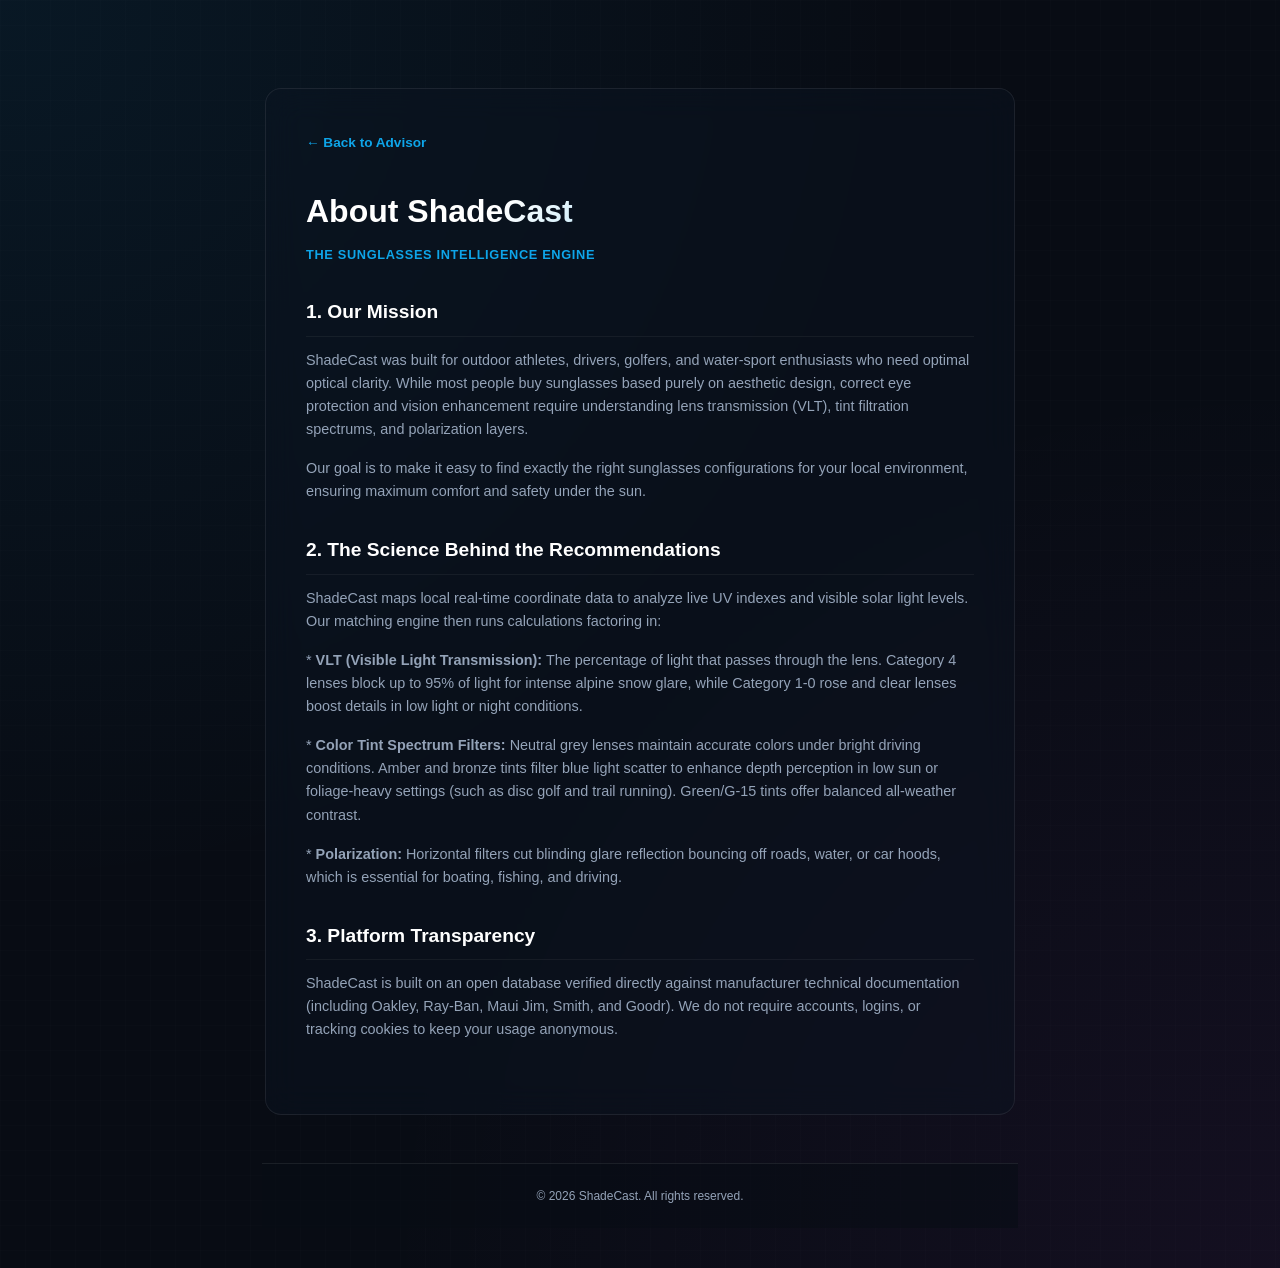
<file: about/index.html>
<!DOCTYPE html>
<html lang="en">
<head>
  <meta charset="UTF-8">
  <meta name="viewport" content="width=device-width, initial-scale=1.0">
  <title>About Us | ShadeCast</title>
  <meta name="description" content="Discover the mission, technology, and science behind the ShadeCast weather-driven sunglasses advisor.">
  <link rel="icon" type="image/jpeg" href="../assets/logo.jpg">
  <link rel="stylesheet" href="../style.css">
  <style>
    .legal-container {
      max-width: 750px;
      margin: 3rem auto;
      padding: 2.5rem;
      border: 1px solid rgba(255, 255, 255, 0.08);
      background: rgba(13, 20, 35, 0.45);
      backdrop-filter: blur(16px);
      -webkit-backdrop-filter: blur(16px);
      border-radius: 16px;
      color: var(--text-secondary);
      line-height: 1.6;
    }
    .legal-title {
      font-family: 'Outfit', sans-serif;
      font-size: 2rem;
      font-weight: 800;
      color: #fff;
      margin-bottom: 0.5rem;
      background: linear-gradient(135deg, #fff 30%, var(--accent-blue) 100%);
      -webkit-background-clip: text;
      -webkit-text-fill-color: transparent;
    }
    .legal-subtitle {
      font-size: 0.8rem;
      color: var(--accent-blue);
      text-transform: uppercase;
      letter-spacing: 0.05em;
      margin-bottom: 2rem;
      font-weight: 700;
    }
    .legal-section {
      margin-bottom: 2rem;
    }
    .legal-section h2 {
      font-family: 'Outfit', sans-serif;
      font-size: 1.2rem;
      font-weight: 700;
      color: #fff;
      margin-bottom: 0.75rem;
      border-bottom: 1px solid rgba(255, 255, 255, 0.05);
      padding-bottom: 0.5rem;
    }
    .legal-section p {
      margin-bottom: 1rem;
      font-size: 0.9rem;
    }
    .btn-back-home {
      display: inline-flex;
      align-items: center;
      gap: 0.5rem;
      color: var(--accent-blue);
      text-decoration: none;
      font-size: 0.85rem;
      font-weight: 700;
      margin-bottom: 2rem;
      transition: color 0.2s;
    }
    .btn-back-home:hover {
      color: #fff;
    }
  </style>
</head>
<body class="app-layout">
  
  <main class="legal-container">
    <a href="../" class="btn-back-home">← Back to Advisor</a>
    
    <h1 class="legal-title">About ShadeCast</h1>
    <div class="legal-subtitle">The Sunglasses Intelligence Engine</div>

    <div class="legal-section">
      <h2>1. Our Mission</h2>
      <p>
        ShadeCast was built for outdoor athletes, drivers, golfers, and water-sport enthusiasts who need optimal optical clarity. While most people buy sunglasses based purely on aesthetic design, correct eye protection and vision enhancement require understanding lens transmission (VLT), tint filtration spectrums, and polarization layers.
      </p>
      <p>
        Our goal is to make it easy to find exactly the right sunglasses configurations for your local environment, ensuring maximum comfort and safety under the sun.
      </p>
    </div>

    <div class="legal-section">
      <h2>2. The Science Behind the Recommendations</h2>
      <p>
        ShadeCast maps local real-time coordinate data to analyze live UV indexes and visible solar light levels. Our matching engine then runs calculations factoring in:
      </p>
      <p>
        *   <strong>VLT (Visible Light Transmission):</strong> The percentage of light that passes through the lens. Category 4 lenses block up to 95% of light for intense alpine snow glare, while Category 1-0 rose and clear lenses boost details in low light or night conditions.
      </p>
      <p>
        *   <strong>Color Tint Spectrum Filters:</strong> Neutral grey lenses maintain accurate colors under bright driving conditions. Amber and bronze tints filter blue light scatter to enhance depth perception in low sun or foliage-heavy settings (such as disc golf and trail running). Green/G-15 tints offer balanced all-weather contrast.
      </p>
      <p>
        *   <strong>Polarization:</strong> Horizontal filters cut blinding glare reflection bouncing off roads, water, or car hoods, which is essential for boating, fishing, and driving.
      </p>
    </div>

    <div class="legal-section">
      <h2>3. Platform Transparency</h2>
      <p>
        ShadeCast is built on an open database verified directly against manufacturer technical documentation (including Oakley, Ray-Ban, Maui Jim, Smith, and Goodr). We do not require accounts, logins, or tracking cookies to keep your usage anonymous.
      </p>
    </div>
  </main>

  <footer class="app-footer">
    <p>&copy; 2026 ShadeCast. All rights reserved.</p>
  </footer>
</body>
</html>
</file>
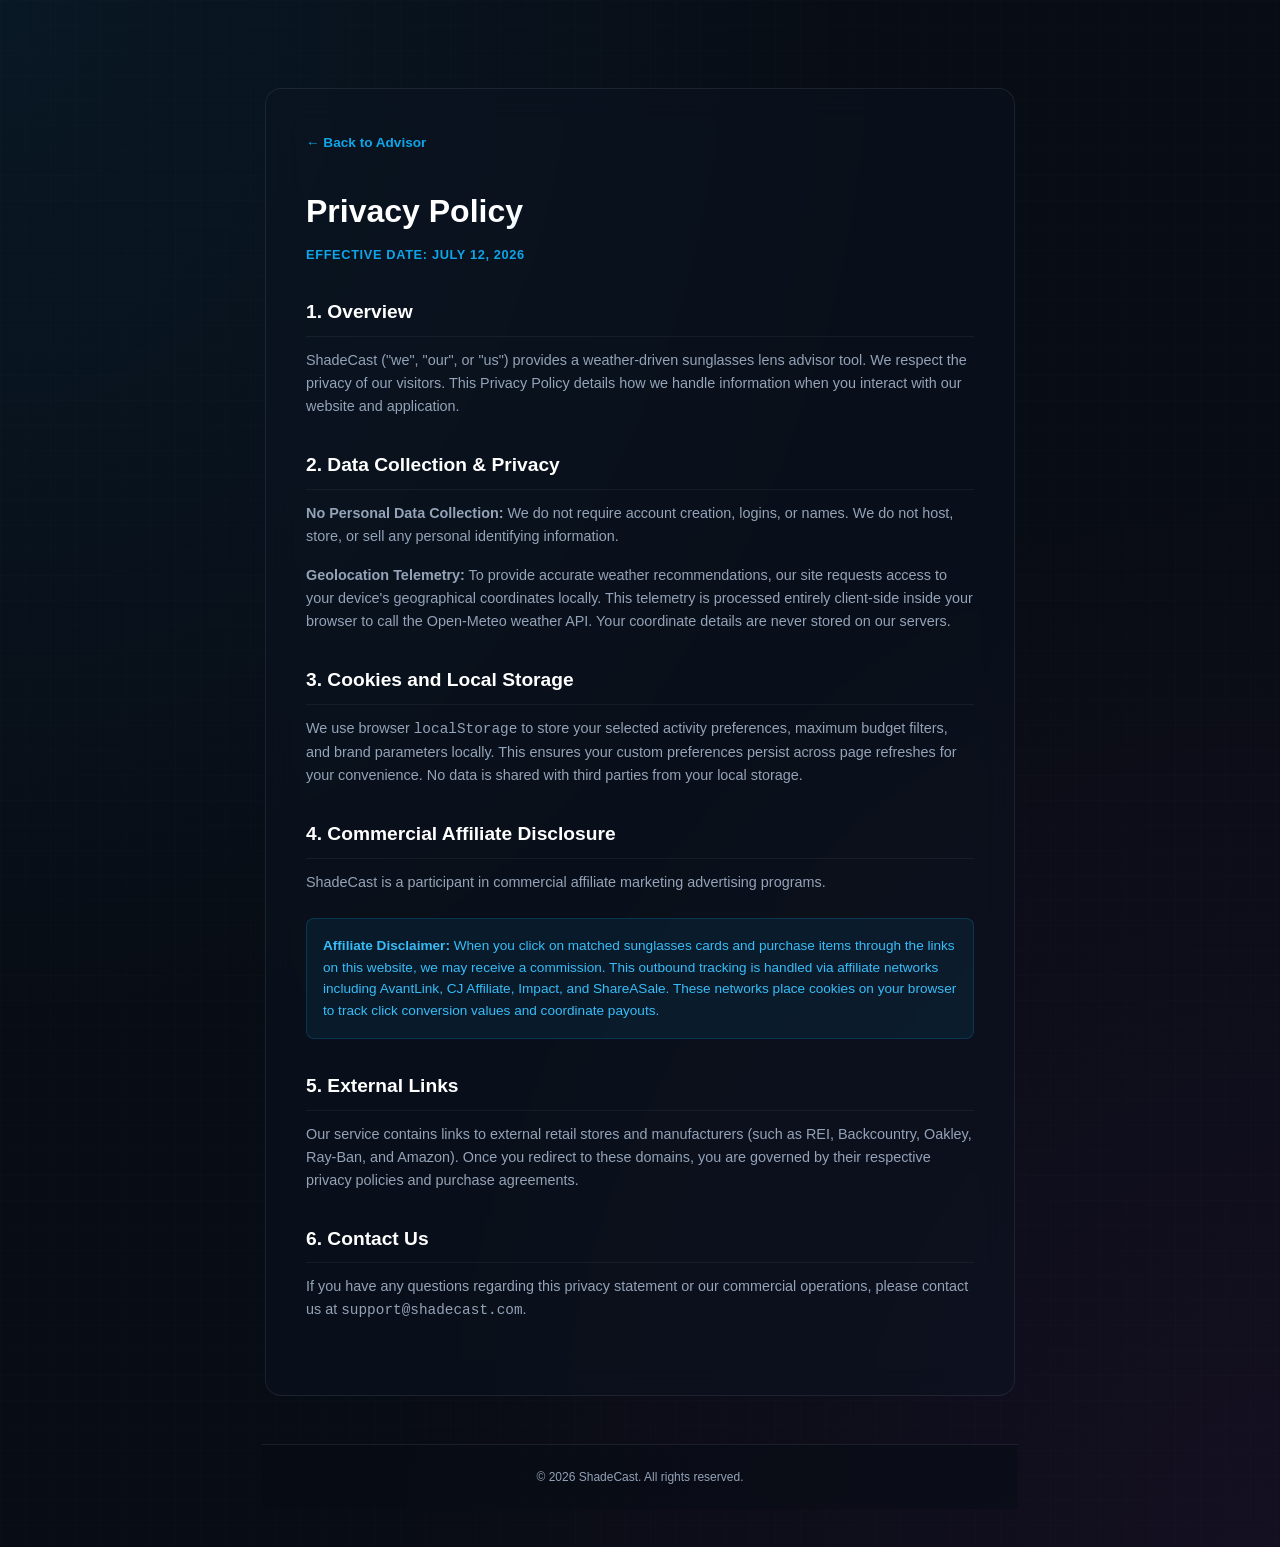
<file: privacy/index.html>
<!DOCTYPE html>
<html lang="en">
<head>
  <meta charset="UTF-8">
  <meta name="viewport" content="width=device-width, initial-scale=1.0">
  <title>Privacy Policy | ShadeCast</title>
  <meta name="description" content="Read ShadeCast's privacy policy and affiliate disclosure. We respect your data and privacy.">
  <link rel="icon" type="image/jpeg" href="../assets/logo.jpg">
  <link rel="stylesheet" href="../style.css">
  <style>
    .legal-container {
      max-width: 750px;
      margin: 3rem auto;
      padding: 2.5rem;
      border: 1px solid rgba(255, 255, 255, 0.08);
      background: rgba(13, 20, 35, 0.45);
      backdrop-filter: blur(16px);
      -webkit-backdrop-filter: blur(16px);
      border-radius: 16px;
      color: var(--text-secondary);
      line-height: 1.6;
    }
    .legal-title {
      font-family: 'Outfit', sans-serif;
      font-size: 2rem;
      font-weight: 800;
      color: #fff;
      margin-bottom: 0.5rem;
      background: linear-gradient(135deg, #fff 30%, var(--accent-blue) 100%);
      -webkit-background-clip: text;
      -webkit-text-fill-color: transparent;
    }
    .legal-subtitle {
      font-size: 0.8rem;
      color: var(--accent-blue);
      text-transform: uppercase;
      letter-spacing: 0.05em;
      margin-bottom: 2rem;
      font-weight: 700;
    }
    .legal-section {
      margin-bottom: 2rem;
    }
    .legal-section h2 {
      font-family: 'Outfit', sans-serif;
      font-size: 1.2rem;
      font-weight: 700;
      color: #fff;
      margin-bottom: 0.75rem;
      border-bottom: 1px solid rgba(255, 255, 255, 0.05);
      padding-bottom: 0.5rem;
    }
    .legal-section p {
      margin-bottom: 1rem;
      font-size: 0.9rem;
    }
    .btn-back-home {
      display: inline-flex;
      align-items: center;
      gap: 0.5rem;
      color: var(--accent-blue);
      text-decoration: none;
      font-size: 0.85rem;
      font-weight: 700;
      margin-bottom: 2rem;
      transition: color 0.2s;
    }
    .btn-back-home:hover {
      color: #fff;
    }
    .alert-box {
      background: rgba(14, 165, 233, 0.08);
      border: 1px solid rgba(14, 165, 233, 0.2);
      border-radius: 8px;
      padding: 1rem;
      margin: 1.5rem 0;
      font-size: 0.85rem;
      color: #38bdf8;
    }
  </style>
</head>
<body class="app-layout">
  
  <main class="legal-container">
    <a href="../" class="btn-back-home">← Back to Advisor</a>
    
    <h1 class="legal-title">Privacy Policy</h1>
    <div class="legal-subtitle">Effective Date: July 12, 2026</div>

    <div class="legal-section">
      <h2>1. Overview</h2>
      <p>
        ShadeCast ("we", "our", or "us") provides a weather-driven sunglasses lens advisor tool. We respect the privacy of our visitors. This Privacy Policy details how we handle information when you interact with our website and application.
      </p>
    </div>

    <div class="legal-section">
      <h2>2. Data Collection & Privacy</h2>
      <p>
        <strong>No Personal Data Collection:</strong> We do not require account creation, logins, or names. We do not host, store, or sell any personal identifying information.
      </p>
      <p>
        <strong>Geolocation Telemetry:</strong> To provide accurate weather recommendations, our site requests access to your device's geographical coordinates locally. This telemetry is processed entirely client-side inside your browser to call the Open-Meteo weather API. Your coordinate details are never stored on our servers.
      </p>
    </div>

    <div class="legal-section">
      <h2>3. Cookies and Local Storage</h2>
      <p>
        We use browser <code>localStorage</code> to store your selected activity preferences, maximum budget filters, and brand parameters locally. This ensures your custom preferences persist across page refreshes for your convenience. No data is shared with third parties from your local storage.
      </p>
    </div>

    <div class="legal-section">
      <h2>4. Commercial Affiliate Disclosure</h2>
      <p>
        ShadeCast is a participant in commercial affiliate marketing advertising programs. 
      </p>
      <div class="alert-box">
        <strong>Affiliate Disclaimer:</strong> When you click on matched sunglasses cards and purchase items through the links on this website, we may receive a commission. This outbound tracking is handled via affiliate networks including AvantLink, CJ Affiliate, Impact, and ShareASale. These networks place cookies on your browser to track click conversion values and coordinate payouts.
      </div>
    </div>

    <div class="legal-section">
      <h2>5. External Links</h2>
      <p>
        Our service contains links to external retail stores and manufacturers (such as REI, Backcountry, Oakley, Ray-Ban, and Amazon). Once you redirect to these domains, you are governed by their respective privacy policies and purchase agreements.
      </p>
    </div>

    <div class="legal-section">
      <h2>6. Contact Us</h2>
      <p>
        If you have any questions regarding this privacy statement or our commercial operations, please contact us at <code>support@shadecast.com</code>.
      </p>
    </div>
  </main>

  <footer class="app-footer">
    <p>&copy; 2026 ShadeCast. All rights reserved.</p>
  </footer>
</body>
</html>
</file>
<file: style.css>
/* ==========================================
   1. DESIGN TOKENS & SYSTEM VARIABLES
   ========================================== */
:root {
  --bg-dark: #080c14;
  --card-bg: rgba(15, 23, 42, 0.7);
  --card-border: rgba(255, 255, 255, 0.08);
  --text-primary: #f8fafc;
  --text-secondary: #94a3b8;
  --accent-blue: #0ea5e9;
  --accent-blue-glow: rgba(14, 165, 233, 0.25);
  --accent-purple: #8b5cf6;
  --accent-purple-glow: rgba(139, 92, 246, 0.25);
  --text-warning: #f59e0b;
  
  /* UV / Severity Colors */
  --uv-0: #10b981; /* Low */
  --uv-1: #eab308; /* Moderate */
  --uv-2: #f97316; /* High */
  --uv-3: #ef4444; /* Very High */
  --uv-4: #a855f7; /* Extreme */
}

/* Reset and basic defaults */
* {
  box-sizing: border-box;
  margin: 0;
  padding: 0;
}

body {
  font-family: 'Plus Jakarta Sans', -apple-system, BlinkMacSystemFont, sans-serif;
  background-color: var(--bg-dark);
  background-image: 
    radial-gradient(at 0% 0%, rgba(14, 165, 233, 0.08) 0px, transparent 50%),
    radial-gradient(at 100% 100%, rgba(217, 70, 239, 0.06) 0px, transparent 50%),
    linear-gradient(rgba(255,255,255,0.007) 1px, transparent 1px),
    linear-gradient(90deg, rgba(255,255,255,0.007) 1px, transparent 1px);
  background-size: 100% 100%, 100% 100%, 25px 25px, 25px 25px;
  color: var(--text-primary);
  min-height: 100vh;
  display: flex;
  flex-direction: column;
  overflow-x: hidden;
  position: relative;
  font-size: 16px; /* Prevents auto-zoom on mobile inputs */
  line-height: 1.5;
}

/* Ambient glow backgrounds (hidden on very small viewports to save rendering power) */
.glow-bg {
  position: absolute;
  border-radius: 50%;
  filter: blur(140px);
  z-index: 0;
  pointer-events: none;
  opacity: 0.3;
  display: none;
}

@media (min-width: 768px) {
  .glow-bg {
    display: block;
  }
}

.glow-1 {
  width: 400px;
  height: 400px;
  background: radial-gradient(circle, var(--accent-blue) 0%, transparent 70%);
  top: -50px;
  left: -50px;
}

.glow-2 {
  width: 500px;
  height: 500px;
  background: radial-gradient(circle, var(--accent-purple) 0%, transparent 70%);
  bottom: -50px;
  right: -50px;
}

/* ==========================================
   2. HEADER & LOCATION SELECTOR (MOBILE-FIRST)
   ========================================== */
.app-header {
  position: relative;
  z-index: 20;
  border-bottom: 1px solid var(--card-border);
  background: rgba(8, 12, 20, 0.9);
  backdrop-filter: blur(16px);
  -webkit-backdrop-filter: blur(16px);
  padding: 1rem;
}

.header-container {
  max-width: 1400px;
  margin: 0 auto;
  display: flex;
  flex-direction: column;
  align-items: stretch;
  gap: 1rem;
}

.brand {
  display: flex;
  align-items: center;
  gap: 0.75rem;
}

.brand-logo {
  background: linear-gradient(135deg, var(--accent-blue) 0%, var(--accent-purple) 100%);
  width: 44px;
  height: 44px;
  border-radius: 12px;
  display: flex;
  align-items: center;
  justify-content: center;
  box-shadow: 0 4px 15px rgba(14, 165, 233, 0.4);
  flex-shrink: 0;
}

.logo-icon {
  width: 24px;
  height: 24px;
  fill: #fff;
}

.brand h1 {
  font-family: 'Outfit', sans-serif;
  font-size: 1.35rem;
  font-weight: 800;
  letter-spacing: -0.025em;
  background: linear-gradient(to right, #ffffff, #cbd5e1);
  -webkit-background-clip: text;
  -webkit-text-fill-color: transparent;
  line-height: 1.2;
}

.brand-subtitle {
  font-size: 0.75rem;
  color: var(--text-secondary);
  font-weight: 500;
}

/* Location controls - Mobile optimized flex wraps */
.header-right {
  display: flex;
  flex-direction: column;
  gap: 0.75rem;
  width: 100%;
}

.location-control-wrapper {
  display: flex;
  align-items: center;
  gap: 0.5rem;
  background: rgba(255, 255, 255, 0.04);
  border: 1px solid var(--card-border);
  border-radius: 16px;
  padding: 0.35rem 0.5rem;
  min-height: 48px;
  width: 100%;
}

.gps-btn {
  background: rgba(255, 255, 255, 0.05);
  border: 1px solid var(--card-border);
  color: var(--text-secondary);
  width: 44px;
  height: 44px;
  border-radius: 10px;
  cursor: pointer;
  display: flex;
  align-items: center;
  justify-content: center;
  transition: all 0.2s ease;
  flex-shrink: 0;
}

/* Touch active status for mobile, hover for desktop */
@media (hover: hover) {
  .gps-btn:hover {
    color: var(--accent-blue);
    background-color: rgba(14, 165, 233, 0.1);
    border-color: var(--accent-blue);
  }
}

.gps-btn:active {
  background-color: rgba(14, 165, 233, 0.2);
}

.search-input-box {
  display: flex;
  align-items: center;
  background: rgba(0, 0, 0, 0.25);
  border: 1px solid var(--card-border);
  border-radius: 10px;
  padding: 0.15rem 0.15rem 0.15rem 0.65rem;
  flex: 1;
  min-height: 44px;
  transition: border-color 0.2s, box-shadow 0.2s;
}
.search-input-box:focus-within {
  border-color: var(--accent-blue);
  box-shadow: 0 0 10px rgba(14, 165, 233, 0.15);
}

.search-input-box input {
  background: transparent;
  border: none;
  color: #fff;
  font-family: inherit;
  font-size: 16px; /* Critical: prevents auto-zooming on iOS */
  font-weight: 500;
  outline: none;
  width: 100%;
  min-width: 0; /* Prevents overflow inside flex container */
}

.search-submit-btn {
  background: transparent;
  border: none;
  color: var(--text-secondary);
  cursor: pointer;
  display: flex;
  align-items: center;
  justify-content: center;
  width: 44px;
  height: 44px;
  border-radius: 8px;
  transition: color 0.2s;
  flex-shrink: 0;
}

.search-submit-btn:active {
  color: #fff;
}

.location-indicator {
  display: flex;
  align-items: center;
  gap: 0.5rem;
  flex: 1;
  min-width: 0; /* Prevents text overflow */
  padding-left: 0.5rem;
}

.location-dot {
  width: 8px;
  height: 8px;
  border-radius: 50%;
  background-color: var(--text-warning);
  box-shadow: 0 0 6px var(--text-warning);
  flex-shrink: 0;
}

.location-dot.live-gps {
  background-color: #10b981;
  box-shadow: 0 0 8px #10b981;
  animation: pulse 2s infinite;
}

.reset-live-btn {
  background: rgba(14, 165, 233, 0.1);
  border: 1px solid rgba(14, 165, 233, 0.25);
  color: var(--accent-blue);
  font-family: inherit;
  font-size: 0.6rem;
  font-weight: 700;
  padding: 0.2rem 0.5rem;
  border-radius: 6px;
  cursor: pointer;
  text-transform: uppercase;
  letter-spacing: 0.05em;
  transition: all 0.2s;
  margin-left: 0.5rem;
  display: inline-flex;
  align-items: center;
  justify-content: center;
  min-height: 24px;
}

@media (hover: hover) {
  .reset-live-btn:hover {
    background: rgba(14, 165, 233, 0.2);
    border-color: rgba(14, 165, 233, 0.4);
    color: #fff;
  }
}

.reset-live-btn:active {
  transform: scale(0.95);
}

.indicator-text {
  font-size: 0.85rem;
  font-weight: 600;
  color: var(--text-primary);
  white-space: nowrap;
  overflow: hidden;
  text-overflow: ellipsis;
  flex: 1;
}

.loc-change-btn {
  background: rgba(255, 255, 255, 0.05);
  border: 1px solid var(--card-border);
  color: var(--text-secondary);
  border-radius: 8px;
  font-family: inherit;
  font-size: 0.75rem;
  font-weight: 700;
  padding: 0 0.75rem;
  min-height: 38px;
  display: flex;
  align-items: center;
  justify-content: center;
  cursor: pointer;
  transition: all 0.2s ease;
  flex-shrink: 0;
}

.loc-change-btn:active {
  background: rgba(255, 255, 255, 0.12);
  color: #fff;
}

/* Visibility triggers via JS class */
.location-control-wrapper.has-location .search-input-box {
  display: none !important;
}
.location-control-wrapper.has-location .location-indicator {
  display: flex !important;
}
.location-control-wrapper:not(.has-location) .search-input-box {
  display: flex !important;
}
.location-control-wrapper:not(.has-location) .location-indicator {
  display: none !important;
}

/* ==========================================
   3. APP LAYOUT GRID (MOBILE-FIRST)
   ========================================== */
.app-layout {
  position: relative;
  z-index: 10;
  flex: 1;
  padding: 1rem;
  width: 100%;
}

.layout-grid {
  display: flex;
  flex-direction: column;
  gap: 1.25rem;
  width: 100%;
}

/* Glassmorphism General Cards */
.glass-card {
  background: var(--card-bg);
  backdrop-filter: blur(16px);
  -webkit-backdrop-filter: blur(16px);
  border: 1px solid var(--card-border);
  border-radius: 16px;
  padding: 1.25rem;
  box-shadow: 0 8px 32px 0 rgba(0, 0, 0, 0.2);
  position: relative;
  overflow: hidden;
}

.glass-card::before {
  content: '';
  position: absolute;
  top: 0;
  left: 0;
  width: 100%;
  height: 2px;
  background: linear-gradient(90deg, rgba(14, 165, 233, 0.4) 0%, rgba(217, 70, 239, 0.3) 100%);
  pointer-events: none;
}

.card-title {
  font-family: 'Outfit', sans-serif;
  font-size: 1.1rem;
  font-weight: 600;
  color: var(--text-primary);
  margin-bottom: 0.35rem;
  line-height: 1.3;
}

.card-desc {
  font-size: 0.8rem;
  color: var(--text-secondary);
  margin-bottom: 1rem;
}

/* Column stacks */
.dashboard-col,
.simulator-col,
.side-col {
  display: flex;
  flex-direction: column;
  gap: 1.25rem;
  width: 100%;
}

/* ==========================================
   4. DASHBOARD DETAILS & PRESETS
   ========================================== */
/* Presets grid */
.presets-grid {
  display: grid;
  grid-template-columns: repeat(2, 1fr);
  gap: 0.65rem;
}

.preset-btn {
  background: rgba(255, 255, 255, 0.03);
  border: 1px solid var(--card-border);
  border-radius: 12px;
  padding: 0.75rem 0.5rem;
  color: var(--text-secondary);
  font-weight: 600;
  font-size: 0.8rem;
  cursor: pointer;
  display: flex;
  flex-direction: column;
  align-items: center;
  justify-content: center;
  gap: 0.25rem;
  min-height: 60px; /* Large thumb target */
  transition: all 0.2s;
}

@media (hover: hover) {
  .preset-btn:hover {
    background: rgba(255, 255, 255, 0.06);
    color: var(--text-primary);
    transform: translateY(-1px);
  }
}

.preset-btn:active {
  transform: scale(0.97);
}

.preset-btn.active {
  background: linear-gradient(135deg, rgba(14, 165, 233, 0.15) 0%, rgba(139, 92, 246, 0.15) 100%);
  border-color: var(--accent-blue);
  color: var(--text-primary);
  box-shadow: 0 4px 15px rgba(14, 165, 233, 0.15);
}

.preset-btn .icon {
  font-size: 1.15rem;
}

/* Tailored Location Badge */
.tailored-badge {
  background: rgba(14, 165, 233, 0.1);
  border: 1px solid rgba(14, 165, 233, 0.15);
  border-radius: 8px;
  color: var(--accent-blue);
  font-size: 0.7rem;
  font-weight: 700;
  padding: 0.25rem 0.6rem;
  display: inline-flex;
  align-items: center;
  gap: 0.35rem;
  margin-top: 0.35rem;
  margin-bottom: 0.85rem;
  text-transform: uppercase;
  letter-spacing: 0.02em;
}

/* UV Gauge */
.uv-gauge-container {
  display: flex;
  flex-direction: column;
  align-items: center;
  margin-bottom: 1rem;
}

.uv-gauge {
  width: 120px;
  height: 120px;
  position: relative;
}

.gauge-svg {
  width: 100%;
  height: 100%;
  transform: rotate(-90deg);
}

.gauge-bg {
  fill: none;
  stroke: rgba(255, 255, 255, 0.04);
  stroke-width: 8px;
}

.gauge-fill {
  fill: none;
  stroke: var(--accent-blue);
  stroke-dasharray: 251.2;
  stroke-dashoffset: 80;
  stroke-width: 8px;
  stroke-linecap: round;
  transition: stroke-dashoffset 0.8s ease, stroke 0.8s ease;
}

.uv-value-box {
  position: absolute;
  top: 50%;
  left: 50%;
  transform: translate(-50%, -50%);
  text-align: center;
}

.uv-num {
  font-family: 'Outfit', sans-serif;
  font-size: 2.1rem;
  font-weight: 800;
  line-height: 1;
}

.uv-label {
  font-size: 0.65rem;
  color: var(--text-secondary);
  text-transform: uppercase;
}

.uv-rating {
  font-size: 0.85rem;
  font-weight: 700;
  text-transform: uppercase;
  letter-spacing: 0.05em;
  margin-top: 0.35rem;
  color: var(--accent-blue);
}

/* Metrics details list */
.metrics-grid {
  display: grid;
  grid-template-columns: repeat(2, 1fr);
  gap: 0.75rem;
  border-top: 1px solid var(--card-border);
  padding-top: 0.85rem;
}

.metric-item {
  background: rgba(255, 255, 255, 0.02);
  border: 1px solid rgba(255, 255, 255, 0.05);
  border-radius: 10px;
  padding: 0.65rem;
  display: flex;
  flex-direction: column;
  gap: 0.25rem;
  position: relative;
  overflow: hidden;
}

.metric-item::after {
  content: '';
  position: absolute;
  left: 0;
  top: 25%;
  width: 2px;
  height: 50%;
  background-color: var(--accent-blue);
  border-radius: 2px;
}

.metric-label {
  font-size: 0.55rem;
  font-weight: 800;
  text-transform: uppercase;
  letter-spacing: 0.05em;
  color: var(--text-secondary);
}

.metric-val {
  font-family: monospace;
  font-size: 0.95rem;
  font-weight: 700;
  color: #fff;
  margin-top: 0.1rem;
}

/* Recommendation display */
.recommendation-card {
  border-left: 4px solid var(--accent-blue);
}

.recommendation-badge {
  background: rgba(14, 165, 233, 0.1);
  border: 1px solid rgba(14, 165, 233, 0.15);
  border-radius: 8px;
  color: var(--accent-blue);
  font-size: 0.8rem;
  font-weight: 700;
  padding: 0.3rem 0.65rem;
  display: inline-block;
  margin-bottom: 0.85rem;
}

.rec-details {
  display: flex;
  flex-direction: column;
  gap: 0.85rem;
}

.rec-item {
  display: flex;
  gap: 0.65rem;
}

.rec-icon {
  font-size: 1.15rem;
  min-width: 20px;
}

.rec-item h3 {
  font-size: 0.85rem;
  font-weight: 600;
  margin-bottom: 0.1rem;
}

.rec-item p {
  font-size: 0.75rem;
  color: var(--text-secondary);
  line-height: 1.35;
}

/* ==========================================
   5. INTERACTIVE SIMULATOR (CENTER STAGE)
   ========================================== */
.simulator-card {
  display: flex;
  flex-direction: column;
}

.simulator-workspace-grid {
  display: grid;
  grid-template-columns: 1fr;
  gap: 1.25rem;
  width: 100%;
  align-items: stretch;
}

@media (min-width: 1024px) {
  .simulator-workspace-grid {
    grid-template-columns: 1.2fr 0.8fr;
  }
  .simulator-controls {
    height: 100%;
    margin: 0 !important;
    justify-content: space-between;
  }
}

.card-header-flex {
  display: flex;
  justify-content: space-between;
  align-items: center;
  margin-bottom: 0.85rem;
  gap: 0.5rem;
}

.sim-badge {
  background: rgba(168, 85, 247, 0.1);
  border: 1px solid rgba(168, 85, 247, 0.2);
  border-radius: 6px;
  color: var(--accent-purple);
  font-size: 0.7rem;
  font-weight: 700;
  padding: 0.2rem 0.5rem;
  white-space: nowrap;
}

.simulator-container {
  position: relative;
  width: 100%;
  aspect-ratio: 16 / 9;
  border-radius: 12px;
  overflow: hidden;
  border: 1px solid rgba(255, 255, 255, 0.05);
  cursor: ew-resize;
  user-select: none;
  background-color: #020617;
  margin-bottom: 1rem;
}

.simulator-container::before {
  content: '';
  position: absolute;
  top: 10px;
  left: 10px;
  width: 12px;
  height: 12px;
  border-top: 2px solid rgba(14, 165, 233, 0.6);
  border-left: 2px solid rgba(14, 165, 233, 0.6);
  pointer-events: none;
  z-index: 12;
}

.simulator-container::after {
  content: '';
  position: absolute;
  bottom: 10px;
  right: 10px;
  width: 12px;
  height: 12px;
  border-bottom: 2px solid rgba(14, 165, 233, 0.6);
  border-right: 2px solid rgba(14, 165, 233, 0.6);
  pointer-events: none;
  z-index: 12;
}

.sim-img-base {
  width: 100%;
  height: 100%;
  object-fit: cover;
  display: block;
}

.sim-img-filtered {
  position: absolute;
  top: 0;
  left: 0;
  width: 100%;
  height: 100%;
  object-fit: cover;
  pointer-events: none;
  filter: contrast(1.1);
}

.sunglasses-pane {
  position: absolute;
  top: 0;
  left: 0;
  height: 100%;
  width: 50%;
  overflow: hidden;
  border-right: 1px solid rgba(255, 255, 255, 0.4);
  z-index: 2;
}

.glare-overlay {
  position: absolute;
  top: 0;
  left: 0;
  width: 100%;
  height: 100%;
  pointer-events: none;
  background: radial-gradient(circle 250px at 55% 1%, rgba(255,255,255,0.7) 0%, rgba(255,255,255,0.1) 45%, transparent 70%);
  mix-blend-mode: overlay;
  z-index: 1;
  transition: opacity 0.5s ease;
}

.tint-overlay {
  position: absolute;
  top: 0;
  left: 0;
  width: 100%;
  height: 100%;
  pointer-events: none;
  background-color: rgba(43, 43, 43, 0.85);
  mix-blend-mode: multiply;
  transition: background-color 0.4s ease;
  z-index: 3;
}

.polarized-overlay {
  position: absolute;
  top: 0;
  left: 0;
  width: 100%;
  height: 100%;
  pointer-events: none;
  background: radial-gradient(circle 250px at 55% 1%, rgba(255,255,255,0) 0%, rgba(0,0,0,0.1) 40%, rgba(0,0,0,0.25) 75%);
  mix-blend-mode: multiply;
  opacity: 1;
  transition: opacity 0.4s ease;
  z-index: 4;
}

/* Split slider handle */
.split-handle {
  position: absolute;
  top: 0;
  left: 50%;
  height: 100%;
  width: 2px;
  background-color: rgba(255, 255, 255, 0.15);
  z-index: 5;
  pointer-events: none;
  transform: translateX(-50%);
}

.handle-line {
  position: absolute;
  top: 0;
  bottom: 0;
  left: 50%;
  width: 1px;
  background-color: var(--accent-blue);
  box-shadow: 0 0 10px var(--accent-blue), 0 0 2px #fff;
}

.handle-arrows {
  position: absolute;
  top: 50%;
  left: 50%;
  transform: translate(-50%, -50%);
  width: 42px;
  height: 42px;
  background: rgba(14, 165, 233, 0.35);
  backdrop-filter: blur(8px);
  -webkit-backdrop-filter: blur(8px);
  border-radius: 50%;
  border: 2px solid rgba(255, 255, 255, 0.45);
  display: flex;
  align-items: center;
  justify-content: center;
  color: #fff;
  font-size: 1rem;
  font-weight: 700;
  box-shadow: 0 0 12px rgba(14, 165, 233, 0.35), inset 0 0 6px rgba(255, 255, 255, 0.2);
  cursor: ew-resize;
  transition: all 0.2s ease-in-out;
  pointer-events: auto;
}

.split-handle:hover .handle-arrows,
.simulator-container:hover .handle-arrows {
  transform: translate(-50%, -50%) scale(1.12);
  background: rgba(14, 165, 233, 0.55);
  box-shadow: 0 0 20px var(--accent-blue), inset 0 0 8px rgba(255, 255, 255, 0.4);
  border-color: #fff;
}

.sim-label {
  position: absolute;
  bottom: 8px;
  font-size: 0.65rem;
  text-transform: uppercase;
  font-weight: 700;
  letter-spacing: 0.05em;
  background: rgba(8, 12, 20, 0.85);
  padding: 0.25rem 0.5rem;
  border-radius: 4px;
  border: 1px solid rgba(255, 255, 255, 0.08);
  color: var(--text-primary);
  pointer-events: none;
}

.label-left {
  left: 8px;
  z-index: 10;
}

.label-right {
  right: 8px;
  z-index: 10;
}

/* Controls interface block */
.simulator-controls {
  display: flex;
  flex-direction: column;
  gap: 1.25rem;
  background: rgba(13, 20, 35, 0.45);
  border: 1px solid rgba(255, 255, 255, 0.06);
  border-radius: 16px;
  padding: 1.5rem;
  backdrop-filter: blur(12px);
  -webkit-backdrop-filter: blur(12px);
  box-shadow: 0 8px 32px rgba(0, 0, 0, 0.25);
}

.control-group {
  display: flex;
  flex-direction: column;
  gap: 0.5rem;
}

.control-label {
  font-size: 0.72rem;
  font-weight: 800;
  text-transform: uppercase;
  letter-spacing: 0.08em;
  color: var(--text-secondary);
}

/* Lens Color Selector (large tap targets) */
.tint-selectors {
  display: flex;
  gap: 0.85rem;
  flex-wrap: wrap;
  padding: 0.25rem 0;
}

.tint-dot {
  width: 44px;
  height: 44px;
  border-radius: 50%;
  background: linear-gradient(135deg, var(--tint-color) 0%, rgba(10, 15, 30, 0.45) 100%);
  border: 2px solid rgba(255, 255, 255, 0.1);
  cursor: pointer;
  position: relative;
  display: flex;
  align-items: center;
  justify-content: center;
  transition: all 0.25s cubic-bezier(0.4, 0, 0.2, 1);
  box-shadow: inset 0 2px 4px rgba(255,255,255,0.15), 0 4px 10px rgba(0,0,0,0.4);
  flex-shrink: 0;
  overflow: hidden;
}

/* Glass lens gloss reflection sheen */
.tint-dot::after {
  content: '';
  position: absolute;
  top: 3px;
  left: 6px;
  width: 32px;
  height: 14px;
  background: linear-gradient(rgba(255, 255, 255, 0.45) 0%, rgba(255, 255, 255, 0) 100%);
  border-radius: 50% 50% 0 0;
  pointer-events: none;
}

.tint-dot:hover {
  transform: scale(1.08);
  border-color: rgba(255, 255, 255, 0.5);
  box-shadow: inset 0 2px 6px rgba(255,255,255,0.25), 0 6px 14px rgba(0,0,0,0.5);
}

.tint-dot.active {
  border-color: #fff;
  box-shadow: 0 0 16px var(--tint-color), inset 0 2px 6px rgba(255,255,255,0.3);
  transform: scale(1.1);
}

.dot-inner {
  width: 8px;
  height: 8px;
  border-radius: 50%;
  background: rgba(255, 255, 255, 0.8);
  display: block;
  opacity: 0;
  transition: opacity 0.2s;
  box-shadow: 0 0 8px #fff;
}

.tint-dot.active .dot-inner {
  opacity: 1;
}

.active-tint-description {
  font-size: 0.78rem;
  color: #e2e8f0;
  line-height: 1.5;
  border-left: 3px solid var(--accent-blue);
  background: rgba(14, 165, 233, 0.04);
  padding: 0.75rem 1rem;
  border-radius: 0 8px 8px 0;
  margin-top: 0.85rem;
  border-top: 1px solid rgba(14, 165, 233, 0.05);
  border-bottom: 1px solid rgba(14, 165, 233, 0.05);
  border-right: 1px solid rgba(14, 165, 233, 0.05);
}

.slider-row {
  display: flex;
  flex-direction: column;
  gap: 1rem;
}

/* Range input layout */
.slider-label-row {
  display: flex;
  justify-content: space-between;
  align-items: center;
}

.slider-val {
  font-size: 0.8rem;
  font-weight: 700;
  color: var(--accent-blue);
}

.app-range {
  -webkit-appearance: none;
  width: 100%;
  height: 8px; /* Slightly thicker for mobile slide ease */
  border-radius: 9999px;
  background: rgba(255, 255, 255, 0.1);
  outline: none;
  margin: 0.5rem 0;
}

.app-range::-webkit-slider-thumb {
  -webkit-appearance: none;
  appearance: none;
  width: 24px; /* Larger tap target diameter */
  height: 24px;
  border-radius: 50%;
  background: var(--accent-blue);
  cursor: pointer;
  box-shadow: 0 0 8px var(--accent-blue-glow);
}

/* Toggle switches */
.toggle-group {
  display: flex;
  flex-direction: row;
  align-items: center;
  justify-content: space-between;
  gap: 1rem;
  min-height: 44px; /* Tap target alignment */
}

.switch {
  position: relative;
  display: inline-block;
  width: 52px;
  height: 30px;
}

.switch input {
  opacity: 0;
  width: 0;
  height: 0;
}

.slider.round {
  position: absolute;
  cursor: pointer;
  top: 0;
  left: 0;
  right: 0;
  bottom: 0;
  background-color: rgba(255, 255, 255, 0.08);
  transition: .3s;
  border-radius: 34px;
  border: 1px solid var(--card-border);
}

.slider.round:before {
  position: absolute;
  content: "";
  height: 22px;
  width: 22px;
  left: 3px;
  bottom: 3px;
  background-color: var(--text-secondary);
  transition: .3s;
  border-radius: 50%;
}

input:checked + .slider {
  background-color: rgba(14, 165, 233, 0.15);
  border-color: var(--accent-blue);
}

input:checked + .slider:before {
  transform: translateX(22px);
  background-color: var(--accent-blue);
  box-shadow: 0 0 6px var(--accent-blue-glow);
}

/* ==========================================
   6. SIDE BAR COMPONENTS: TMZ & QUIZ
   ========================================== */
.tab-header {
  display: flex;
  background: rgba(255, 255, 255, 0.03);
  border: 1px solid var(--card-border);
  border-radius: 14px;
  padding: 0.25rem;
  gap: 0.25rem;
}

.tab-btn {
  flex: 1;
  background: transparent;
  border: none;
  color: var(--text-secondary);
  font-family: 'Outfit', sans-serif;
  font-size: 0.85rem;
  font-weight: 600;
  min-height: 44px; /* Essential: 44px touch target height */
  cursor: pointer;
  border-radius: 10px;
  transition: all 0.2s ease;
  display: flex;
  align-items: center;
  justify-content: center;
}

.tab-btn.active {
  background: rgba(14, 165, 233, 0.08);
  border: 1px solid rgba(14, 165, 233, 0.25);
  color: #fff;
  box-shadow: inset 0 0 10px rgba(14, 165, 233, 0.15);
}

.tab-pane {
  display: none;
  width: 100%;
}

.tab-pane.active {
  display: block;
}

/* TMZ Card style */
.tmz-card {
  padding: 0;
  overflow: hidden;
}

.tmz-hero {
  position: relative;
  width: 100%;
  aspect-ratio: 4 / 3;
  overflow: hidden;
}

.tmz-hero-img {
  width: 100%;
  height: 100%;
  object-fit: cover;
  display: block;
}

.tmz-hero-overlay {
  position: absolute;
  bottom: 0;
  left: 0;
  right: 0;
  padding: 1rem;
  background: linear-gradient(to top, rgba(8, 12, 20, 0.98) 0%, rgba(8, 12, 20, 0.6) 70%, transparent 100%);
  display: flex;
  flex-direction: column;
  gap: 0.25rem;
}

.badge-hot {
  background: #ef4444;
  color: #fff;
  font-size: 0.6rem;
  font-weight: 800;
  padding: 0.15rem 0.4rem;
  border-radius: 4px;
  align-self: flex-start;
  letter-spacing: 0.05em;
  margin-bottom: 0.15rem;
}

.tmz-hero-overlay h3 {
  font-family: 'Outfit', sans-serif;
  font-size: 1rem;
  font-weight: 700;
  line-height: 1.25;
}

.tmz-hero-overlay p {
  font-size: 0.75rem;
  color: var(--text-secondary);
  line-height: 1.35;
}

.tmz-feed-list {
  display: grid;
  grid-template-columns: 1fr;
  padding: 1rem;
  gap: 0.85rem;
}

@media (min-width: 576px) {
  .tmz-feed-list {
    grid-template-columns: repeat(2, 1fr);
  }
}

@media (min-width: 768px) and (max-width: 1023px) {
  /* Keep vertical inside thin sidebar column on middle screen widths */
  .tmz-feed-list {
    grid-template-columns: 1fr;
  }
}

.tmz-news-item {
  background: rgba(255, 255, 255, 0.02);
  border: 1px solid var(--card-border);
  border-radius: 12px;
  padding: 0.85rem;
  display: flex;
  gap: 0.85rem;
  transition: all 0.25s cubic-bezier(0.4, 0, 0.2, 1);
  position: relative;
  overflow: hidden;
}

.tmz-news-item::before {
  content: '';
  position: absolute;
  top: 0;
  left: 0;
  width: 3px;
  height: 100%;
  background: linear-gradient(180deg, var(--accent-blue) 0%, var(--accent-purple) 100%);
  opacity: 0.7;
}

@media (hover: hover) {
  .tmz-news-item:hover {
    transform: translateY(-2px);
    background: rgba(255, 255, 255, 0.05);
    border-color: rgba(14, 165, 233, 0.25);
    box-shadow: 0 4px 15px rgba(0, 0, 0, 0.15);
  }
}

.tmz-news-item:active {
  transform: scale(0.98);
}

.tmz-news-thumb {
  font-size: 1.15rem;
  background: rgba(14, 165, 233, 0.1);
  border: 1px solid rgba(14, 165, 233, 0.15);
  width: 42px;
  height: 42px;
  border-radius: 50%;
  display: flex;
  align-items: center;
  justify-content: center;
  flex-shrink: 0;
  color: var(--accent-blue);
  box-shadow: inset 0 0 8px rgba(14, 165, 233, 0.1);
}

.tmz-news-body {
  display: flex;
  flex-direction: column;
  gap: 0.2rem;
  flex: 1;
}

.tmz-news-body h4 {
  font-size: 0.8rem;
  font-weight: 700;
  line-height: 1.3;
  margin: 0;
}

.tmz-news-body h4 a {
  color: #fff;
  text-decoration: none;
  transition: color 0.2s;
}

.tmz-news-body h4 a:hover {
  color: var(--accent-blue);
}

.tmz-news-body p {
  font-size: 0.7rem;
  color: var(--text-secondary);
  line-height: 1.4;
  margin: 0.25rem 0;
}

.news-time {
  font-size: 0.6rem;
  color: var(--accent-purple);
  font-weight: 700;
  text-transform: uppercase;
  letter-spacing: 0.05em;
  margin-top: auto;
}

@keyframes livePulse {
  0% {
    opacity: 0.4;
    transform: scale(0.9);
  }
  100% {
    opacity: 1;
    transform: scale(1.2);
  }
}

/* Quiz system style */
.quiz-card {
  min-height: 380px;
  display: flex;
  flex-direction: column;
}

.quiz-step {
  display: none;
  flex-direction: column;
  gap: 1rem;
  flex: 1;
}

.quiz-step.active {
  display: flex;
  animation: fadeIn 0.4s ease forwards;
}

.quiz-q {
  font-size: 0.95rem;
  font-weight: 600;
  line-height: 1.35;
}

.quiz-options {
  display: flex;
  flex-direction: column;
  gap: 0.65rem;
}

.quiz-opt {
  background: rgba(255,255,255,0.03);
  border: 1px solid var(--card-border);
  border-radius: 12px;
  padding: 0.85rem 1.1rem;
  color: var(--text-primary);
  font-family: inherit;
  font-size: 0.85rem;
  font-weight: 500;
  text-align: left;
  cursor: pointer;
  transition: all 0.2s ease;
  min-height: 48px; /* Touch target size */
}

.quiz-opt:active {
  background: rgba(255,255,255,0.08);
  border-color: var(--accent-blue);
  transform: scale(0.99);
}

.result-header {
  display: flex;
  align-items: center;
  gap: 0.5rem;
  margin-bottom: 0.35rem;
}

.result-celebration {
  font-size: 1.35rem;
}

.result-header h3 {
  font-family: 'Outfit', sans-serif;
  font-size: 1.05rem;
  font-weight: 700;
  color: var(--accent-blue);
}

.result-details-card {
  background: linear-gradient(135deg, rgba(14, 165, 233, 0.1) 0%, rgba(139, 92, 246, 0.05) 100%);
  border: 1px solid rgba(14, 165, 233, 0.15);
  border-radius: 12px;
  padding: 1rem;
  margin-bottom: 1rem;
  display: flex;
  flex-direction: column;
  gap: 0.35rem;
}

.result-name {
  font-family: 'Outfit', sans-serif;
  font-size: 1.15rem;
  font-weight: 800;
  color: #fff;
}

.result-desc {
  font-size: 0.75rem;
  color: var(--text-secondary);
  line-height: 1.4;
}

.result-stats {
  display: grid;
  grid-template-columns: repeat(2, 1fr);
  gap: 0.65rem;
  border-top: 1px solid rgba(255, 255, 255, 0.08);
  padding-top: 0.65rem;
  margin-top: 0.25rem;
}

.r-stat {
  display: flex;
  flex-direction: column;
}

.r-val {
  font-size: 0.8rem;
  font-weight: 700;
  color: var(--accent-blue);
}

.r-lbl {
  font-size: 0.6rem;
  color: var(--text-secondary);
}

.app-btn-outline {
  background: transparent;
  border: 1px solid var(--card-border);
  color: var(--text-secondary);
  padding: 0.5rem 1rem;
  border-radius: 10px;
  cursor: pointer;
  font-family: inherit;
  font-size: 0.8rem;
  font-weight: 600;
  min-height: 44px; /* Touch target */
  transition: all 0.2s;
  display: inline-flex;
  align-items: center;
  justify-content: center;
}

.app-btn-outline:active {
  background: rgba(255,255,255,0.05);
  color: var(--text-primary);
}

.quiz-footer {
  display: flex;
  align-items: center;
  justify-content: space-between;
  margin-top: auto;
  border-top: 1px solid var(--card-border);
  padding-top: 0.85rem;
  gap: 1rem;
}

.progress-bar-bg {
  flex: 1;
  height: 6px;
  background: rgba(255, 255, 255, 0.05);
  border-radius: 999px;
  overflow: hidden;
}

.progress-bar-fill {
  height: 100%;
  background: linear-gradient(to right, var(--accent-blue), var(--accent-purple));
  border-radius: 999px;
  transition: width 0.3s cubic-bezier(0.4, 0, 0.2, 1);
}

.progress-text {
  font-size: 0.7rem;
  color: var(--text-secondary);
  white-space: nowrap;
}

/* ==========================================
   7. FOOTER
   ========================================== */
.app-footer {
  text-align: center;
  padding: 1.5rem 1rem;
  font-size: 0.75rem;
  color: var(--text-secondary);
  border-top: 1px solid var(--card-border);
  background: rgba(8, 12, 20, 0.6);
  margin-top: auto;
  position: relative;
  z-index: 10;
  line-height: 1.4;
}

/* ==========================================
   8. KEYFRAME ANIMATIONS & ACCESSIBILITY
   ========================================== */
@keyframes pulse {
  0%, 100% { opacity: 1; }
  50% { opacity: 0.4; }
}

@keyframes fadeIn {
  from {
    opacity: 0;
    transform: translateY(6px);
  }
  to {
    opacity: 1;
    transform: translateY(0);
  }
}

.sr-only {
  position: absolute;
  width: 1px;
  height: 1px;
  padding: 0;
  margin: -1px;
  overflow: hidden;
  clip: rect(0, 0, 0, 0);
  white-space: nowrap;
  border: 0;
}

/* Accessibility Focus Outline */
button:focus-visible,
input:focus-visible,
select:focus-visible {
  outline: 2px solid var(--accent-blue);
  outline-offset: 3px;
}

/* Hover-only progressive enhancement to prevent sticky hover states on mobile taps */
@media (hover: hover) {
  .loc-change-btn:hover {
    background: rgba(255, 255, 255, 0.12);
    color: #fff;
    border-color: rgba(255, 255, 255, 0.2);
  }
  .app-btn-outline:hover {
    background: rgba(255,255,255,0.05);
    color: var(--text-primary);
    border-color: rgba(255,255,255,0.2);
  }
  .tint-dot:hover {
    transform: scale(1.1);
  }
  .quiz-opt:hover {
    background: rgba(255,255,255,0.06);
    border-color: var(--accent-blue);
    transform: translateX(4px);
  }
  .search-submit-btn:hover {
    color: #fff;
  }
}

/* ==========================================
   9. PROGRESSIVE ENHANCEMENT BREAKPOINTS
   ========================================== */

/* Small Tablets / Landscape Phones */
@media (min-width: 480px) {
  .header-container {
    flex-direction: row;
    justify-content: space-between;
    align-items: center;
  }
  .header-right {
    width: auto;
    flex-direction: row;
    align-items: center;
  }
  .location-control-wrapper {
    width: 380px;
  }
}

/* Mobile/Tablet Stacked Layout (< 900px) with custom logical ordering */
@media (max-width: 899px) {
  .layout-grid {
    display: flex;
    flex-direction: column;
    gap: 1.25rem;
  }
  
  .slider-row {
    flex-direction: column;
    gap: 1rem;
  }
}

/* Medium Tablets & Up (General settings) */
@media (min-width: 768px) {
  .app-layout {
    padding: 1.5rem;
  }
  .flex-1 {
    flex: 1;
  }
  .card-title {
    font-size: 1.2rem;
  }
  .presets-grid {
    grid-template-columns: repeat(4, 1fr);
  }
}

/* Desktop Stabilization Pass (>= 900px) - Centered focused cockpit layout */
@media (min-width: 900px) {
  .app-layout {
    max-width: 820px;
    margin: 0 auto;
    padding: 2.5rem 2rem;
  }
  
  .layout-grid {
    display: flex;
    flex-direction: column;
    gap: 1.75rem;
  }
  
  .slider-row {
    flex-direction: row;
  }
}

/* Popular activity guides navigation link styles */
.nav-guides-list .guide-link {
  display: flex;
  align-items: center;
  gap: 0.5rem;
  font-size: 0.8rem;
  color: var(--text-secondary);
  text-decoration: none;
  padding: 0.5rem 0.75rem;
  border-radius: 8px;
  background: rgba(255, 255, 255, 0.01);
  border: 1px solid rgba(255, 255, 255, 0.03);
  transition: all 0.2s;
}
.nav-guides-list .guide-link:hover {
  background: rgba(255, 255, 255, 0.03);
  border-color: rgba(255, 255, 255, 0.08);
  color: var(--accent-blue);
  transform: translateX(2px);
}

/* Expert Eyewear Diagnostic & Barcode elements */
.app-btn-primary {
  background: linear-gradient(135deg, var(--accent-blue) 0%, var(--accent-purple) 100%);
  border: none;
  color: #fff;
  padding: 0.6rem 1.25rem;
  border-radius: 10px;
  cursor: pointer;
  font-family: inherit;
  font-size: 0.8rem;
  font-weight: 700;
  transition: all 0.2s;
  box-shadow: 0 4px 15px rgba(14, 165, 233, 0.3);
  display: inline-flex;
  align-items: center;
  justify-content: center;
  min-height: 44px; /* Touch target */
}

@media (hover: hover) {
  .app-btn-primary:hover {
    transform: translateY(-1px);
    box-shadow: 0 6px 20px rgba(14, 165, 233, 0.45);
  }
}

.app-btn-primary:active {
  transform: scale(0.97);
}

.presc-barcode {
  height: 28px;
  background: repeating-linear-gradient(90deg, #fff, #fff 1px, transparent 1px, transparent 4px, #fff 4px, #fff 5px, transparent 5px, transparent 8px);
  opacity: 0.35;
  margin-top: 0.75rem;
  width: 100%;
}

/* TMZ Dashboard Grid Layout */
.tmz-dashboard-grid {
  display: flex;
  flex-direction: column;
  gap: 1.25rem;
  width: 100%;
}

/* Featured Spotting Card */
.tmz-featured-card {
  display: flex;
  flex-direction: column;
  padding: 0 !important;
  overflow: hidden;
  border: 1px solid var(--card-border);
}

.tmz-featured-card .tmz-hero {
  position: relative;
  width: 100%;
  aspect-ratio: 16 / 10;
  overflow: hidden;
}

.tmz-featured-card .tmz-hero-img {
  width: 100%;
  height: 100%;
  object-fit: cover;
  transition: transform 0.4s ease;
}

.tmz-featured-card:hover .tmz-hero-img {
  transform: scale(1.03);
}

.tmz-featured-card .badge-hot {
  position: absolute;
  top: 0.75rem;
  left: 0.75rem;
  background: var(--accent-purple);
  color: #fff;
  font-size: 0.55rem;
  font-weight: 800;
  padding: 0.3rem 0.6rem;
  border-radius: 6px;
  letter-spacing: 0.05em;
  text-transform: uppercase;
  box-shadow: 0 4px 10px rgba(217, 70, 239, 0.4);
  z-index: 10;
}

.tmz-featured-body {
  padding: 1.25rem;
  display: flex;
  flex-direction: column;
  gap: 0.5rem;
}

.tmz-featured-title {
  font-family: 'Outfit', sans-serif;
  font-size: 1.15rem;
  font-weight: 800;
  line-height: 1.3;
  color: #fff;
  margin: 0;
}

.tmz-featured-desc {
  font-size: 0.8rem;
  color: var(--text-secondary);
  line-height: 1.5;
  margin: 0;
}

/* Live Wire Card */
.tmz-wire-card {
  display: flex;
  flex-direction: column;
  padding: 0 !important;
  overflow: hidden;
  border: 1px solid var(--card-border);
  background: rgba(15, 23, 42, 0.25);
}

.tmz-wire-card .tmz-feed-header {
  display: flex;
  align-items: center;
  justify-content: space-between;
  padding: 1rem;
  border-bottom: 1px solid var(--card-border);
  background: rgba(255, 255, 255, 0.02);
}

.tmz-wire-title {
  font-size: 0.75rem;
  font-weight: 800;
  text-transform: uppercase;
  letter-spacing: 0.05em;
  color: var(--accent-blue);
}

.tmz-live-indicator {
  display: flex;
  align-items: center;
  gap: 0.4rem;
}

.tmz-live-indicator .live-pulse-dot {
  width: 6px;
  height: 6px;
  background-color: var(--accent-purple);
  border-radius: 50%;
  display: inline-block;
  box-shadow: 0 0 8px var(--accent-purple);
  animation: livePulse 1.5s infinite alternate;
}

.tmz-live-text {
  font-size: 0.55rem;
  font-weight: 700;
  text-transform: uppercase;
  color: var(--text-secondary);
  letter-spacing: 0.02em;
}

.tmz-wire-card .tmz-feed-list {
  padding: 0.85rem;
  overflow-y: auto;
  max-height: 380px; /* scrollable dashboard */
}

/* Admin SaaS Telemetry Card */
.admin-card {
  min-height: 480px;
}

.admin-financials {
  display: grid;
  grid-template-columns: repeat(2, 1fr);
  gap: 0.85rem;
  margin-top: 1rem;
  margin-bottom: 1.25rem;
}

.financial-box {
  background: rgba(255, 255, 255, 0.02);
  border: 1px solid rgba(255, 255, 255, 0.05);
  border-radius: 12px;
  padding: 0.85rem;
  display: flex;
  flex-direction: column;
  position: relative;
  overflow: hidden;
}

.financial-box::before {
  content: '';
  position: absolute;
  top: 0;
  left: 0;
  width: 100%;
  height: 2px;
  background: var(--accent-blue);
  pointer-events: none;
}

.financial-box:first-child::before {
  background: #10b981; /* green for revenue */
}

.financial-box:last-child::before {
  background: var(--accent-purple); /* purple for cost */
}

.fin-label {
  font-size: 0.55rem;
  font-weight: 800;
  text-transform: uppercase;
  letter-spacing: 0.05em;
  color: var(--text-secondary);
}

.fin-val {
  font-family: monospace;
  font-size: 1.15rem;
  font-weight: 800;
  margin: 0.25rem 0;
}

.fin-sub {
  font-size: 0.55rem;
  color: var(--text-secondary);
}

.admin-section {
  border-top: 1px solid var(--card-border);
  padding-top: 1rem;
  margin-top: 1rem;
}

.admin-section h3 {
  font-size: 0.75rem;
  font-weight: 800;
  text-transform: uppercase;
  letter-spacing: 0.05em;
  color: var(--accent-blue);
  margin-bottom: 0.75rem;
}

/* Demand Index Chart */
.demand-chart {
  display: flex;
  flex-direction: column;
  gap: 0.65rem;
}

.chart-row {
  display: flex;
  align-items: center;
  gap: 0.75rem;
}

.chart-label {
  width: 90px;
  font-size: 0.65rem;
  font-weight: 700;
  color: var(--text-secondary);
  white-space: nowrap;
}

.chart-bar-container {
  flex: 1;
  height: 8px;
  background: rgba(255, 255, 255, 0.04);
  border-radius: 4px;
  overflow: hidden;
}

.chart-bar-fill {
  height: 100%;
  border-radius: 4px;
  background: linear-gradient(90deg, var(--accent-blue) 0%, var(--accent-purple) 100%);
  width: 20%;
  transition: width 0.4s ease;
}

.chart-count {
  width: 24px;
  font-family: monospace;
  font-size: 0.7rem;
  font-weight: 700;
  text-align: right;
  color: #fff;
}

/* Regional Ledger list */
.regional-ledger {
  display: flex;
  flex-direction: column;
  gap: 0.5rem;
  max-height: 180px;
  overflow-y: auto;
  font-family: monospace;
  font-size: 0.65rem;
}

.ledger-row {
  background: rgba(255, 255, 255, 0.01);
  border: 1px solid rgba(255, 255, 255, 0.03);
  padding: 0.5rem 0.65rem;
  border-radius: 8px;
  display: flex;
  justify-content: space-between;
  align-items: center;
}

.ledger-city {
  color: #fff;
  font-weight: 700;
}

.ledger-spec {
  color: var(--accent-blue);
  font-weight: 700;
}

.ledger-empty {
  color: var(--text-secondary);
  text-align: center;
  font-style: italic;
  padding: 1rem 0;
}

/* System Event Log Terminal */
.system-event-log {
  background: #070a13;
  border: 1px solid rgba(255, 255, 255, 0.03);
  border-radius: 8px;
  padding: 0.65rem;
  font-family: monospace;
  font-size: 0.6rem;
  color: #a3a3a3;
  max-height: 140px;
  overflow-y: auto;
  display: flex;
  flex-direction: column;
  gap: 0.4rem;
  box-shadow: inset 0 0 10px rgba(0,0,0,0.8);
}

.log-entry {
  line-height: 1.4;
  white-space: nowrap;
  overflow: hidden;
  text-overflow: ellipsis;
  border-left: 2px solid transparent;
  padding-left: 0.4rem;
}

.log-entry.sys {
  color: var(--accent-purple);
  border-left-color: var(--accent-purple);
}

.log-entry.geo {
  color: #10b981; /* Green */
  border-left-color: #10b981;
}

.log-entry.api {
  color: var(--accent-blue);
  border-left-color: var(--accent-blue);
}

.log-entry.lens {
  color: #eab308; /* Yellow */
  border-left-color: #eab308;
}

.log-entry.quiz {
  color: #f43f5e; /* Pink/Rose */
  border-left-color: #f43f5e;
}

/* Admin Auth Screen */
.admin-auth-card {
  display: flex;
  flex-direction: column;
  align-items: center;
  justify-content: center;
  text-align: center;
  padding: 2.25rem 1.5rem !important;
  min-height: 480px;
}

.auth-icon-wrap {
  width: 64px;
  height: 64px;
  border-radius: 50%;
  background: rgba(168, 85, 247, 0.08);
  border: 1px solid rgba(168, 85, 247, 0.25);
  color: var(--accent-purple);
  display: flex;
  align-items: center;
  justify-content: center;
  margin-bottom: 1.25rem;
  box-shadow: 0 0 20px rgba(168, 85, 247, 0.15);
}

.admin-auth-card h2 {
  font-family: 'Outfit', sans-serif;
  font-size: 1.05rem;
  font-weight: 800;
  letter-spacing: 0.05em;
  color: #fff;
  margin-bottom: 0.5rem;
}

.admin-auth-card p {
  font-size: 0.7rem;
  color: var(--text-secondary);
  max-width: 250px;
  line-height: 1.45;
  margin-bottom: 1.5rem;
}

.auth-input-group {
  display: flex;
  flex-direction: column;
  gap: 0.75rem;
  width: 100%;
  max-width: 240px;
}

.auth-input-group input {
  text-align: center;
  letter-spacing: 0.1em;
  font-size: 0.85rem;
}

.auth-error-msg {
  font-family: monospace;
  font-size: 0.6rem;
  color: #ef4444;
  margin-top: 0.85rem;
  min-height: 14px;
  font-weight: 700;
}

/* Lock Button */
.auth-lock-btn {
  background: rgba(255, 255, 255, 0.02);
  border: 1px solid rgba(255, 255, 255, 0.05);
  border-radius: 6px;
  color: var(--text-secondary);
  font-family: inherit;
  font-size: 0.6rem;
  font-weight: 700;
  padding: 0.25rem 0.5rem;
  cursor: pointer;
  display: flex;
  align-items: center;
  gap: 0.35rem;
  transition: all 0.2s;
  min-height: 28px;
}

@media (hover: hover) {
  .auth-lock-btn:hover {
    background: rgba(239, 68, 68, 0.1);
    border-color: rgba(239, 68, 68, 0.2);
    color: #ef4444;
  }
}

.auth-lock-btn:active {
  transform: scale(0.97);
}

/* ==========================================================================
   PHASE 1: ACTIVITY-BASED RECOMMENDATIONS & DYNAMIC PRODUCT RECS STYLES
   ========================================================================== */
.activity-card select {
  width: 100%;
  padding: 0.65rem 1rem;
  background: rgba(255, 255, 255, 0.03);
  border: 1px solid rgba(255, 255, 255, 0.08);
  border-radius: 8px;
  color: #fff;
  font-family: inherit;
  font-size: 0.85rem;
  cursor: pointer;
  outline: none;
  transition: border-color 0.2s, box-shadow 0.2s;
}
.activity-card select:focus {
  border-color: var(--accent-blue);
  box-shadow: 0 0 10px rgba(14, 165, 233, 0.15);
}

.preferences-card {
  transition: all 0.3s cubic-bezier(0.4, 0, 0.2, 1);
  overflow: hidden;
}
.preferences-card .toggle-btn {
  background: none;
  border: none;
  color: var(--text-secondary);
  cursor: pointer;
  font-size: 0.8rem;
  transition: transform 0.3s;
  padding: 0.25rem;
}
.preferences-card.expanded .toggle-btn {
  transform: rotate(180deg);
}
.pref-form-grid {
  display: grid;
  grid-template-columns: 1fr;
  gap: 0.85rem;
  margin-top: 0.85rem;
  padding-top: 0.85rem;
  border-top: 1px solid var(--card-border);
}
@media (min-width: 600px) {
  .pref-form-grid {
    grid-template-columns: 1fr 1fr;
  }
}
.pref-field {
  display: flex;
  flex-direction: column;
  gap: 0.35rem;
}
.pref-field label {
  font-size: 0.65rem;
  font-weight: 700;
  text-transform: uppercase;
  color: var(--text-secondary);
  letter-spacing: 0.02em;
}
.pref-field input[type="number"], .pref-field select {
  padding: 0.55rem;
  background: rgba(0, 0, 0, 0.2);
  border: 1px solid rgba(255, 255, 255, 0.05);
  border-radius: 6px;
  color: #fff;
  font-size: 0.8rem;
  outline: none;
}
.pref-field input[type="number"]:focus, .pref-field select:focus {
  border-color: var(--accent-blue);
}
.checkbox-field {
  grid-column: 1 / -1;
  flex-direction: row !important;
  align-items: center;
  gap: 0.5rem !important;
  cursor: pointer;
  margin-top: 0.25rem;
}
.checkbox-field label {
  cursor: pointer;
  text-transform: none;
  font-size: 0.75rem;
  color: #fff;
  display: flex;
  align-items: center;
  gap: 0.5rem;
}
.checkbox-field input {
  cursor: pointer;
}

/* Product Recommendations Container */
.products-recommendation-card {
  margin-top: 1rem;
}
.products-grid-container {
  display: flex;
  flex-direction: column;
  gap: 1rem;
  margin-top: 1rem;
}
.product-glass-card {
  background: rgba(255, 255, 255, 0.015);
  border: 1px solid var(--card-border);
  border-radius: 12px;
  padding: 1rem;
  display: flex;
  flex-direction: column;
  gap: 0.75rem;
  position: relative;
  overflow: hidden;
  transition: transform 0.2s, box-shadow 0.2s;
}
@media (hover: hover) {
  .product-glass-card:hover {
    transform: translateY(-2px);
    box-shadow: 0 8px 24px rgba(0, 0, 0, 0.4);
    background: rgba(255, 255, 255, 0.025);
  }
}
/* Best Match highlighted card styling */
.product-glass-card.best-match-highlight {
  border: 1px solid rgba(14, 165, 233, 0.25);
  background: rgba(14, 165, 233, 0.01);
}
.product-glass-card.best-match-highlight::before {
  content: '';
  position: absolute;
  top: 0;
  left: 0;
  width: 100%;
  height: 2px;
  background: linear-gradient(90deg, var(--accent-blue), var(--accent-purple));
}

.product-tier-badge {
  position: absolute;
  top: 12px;
  right: 12px;
  background: rgba(255, 255, 255, 0.05);
  border: 1px solid rgba(255, 255, 255, 0.1);
  padding: 0.2rem 0.5rem;
  border-radius: 4px;
  font-size: 0.6rem;
  font-weight: 800;
  text-transform: uppercase;
  letter-spacing: 0.02em;
  color: var(--text-secondary);
}
.product-glass-card.best-match-highlight .product-tier-badge {
  background: rgba(14, 165, 233, 0.15);
  border-color: rgba(14, 165, 233, 0.3);
  color: var(--accent-blue);
}

.product-main-info {
  display: flex;
  gap: 1rem;
}
.product-image-container {
  width: 80px;
  height: 80px;
  border-radius: 8px;
  background: rgba(0, 0, 0, 0.3);
  border: 1px solid rgba(255, 255, 255, 0.05);
  display: flex;
  align-items: center;
  justify-content: center;
  overflow: hidden;
  flex-shrink: 0;
}
.product-img {
  width: 100%;
  height: 100%;
  object-fit: cover;
  opacity: 0.85;
}
.product-text-details {
  display: flex;
  flex-direction: column;
  justify-content: center;
  gap: 0.15rem;
}
.product-brand {
  font-size: 0.65rem;
  font-weight: 800;
  text-transform: uppercase;
  color: var(--accent-blue);
  letter-spacing: 0.05em;
}
.product-model {
  font-family: 'Outfit', sans-serif;
  font-size: 1rem;
  font-weight: 700;
  color: #fff;
}
.product-variant {
  font-size: 0.7rem;
  color: var(--text-secondary);
}

.product-meta-row {
  display: flex;
  justify-content: space-between;
  align-items: center;
  border-top: 1px solid rgba(255, 255, 255, 0.03);
  border-bottom: 1px solid rgba(255, 255, 255, 0.03);
  padding: 0.5rem 0;
}
.product-price-box {
  display: flex;
  flex-direction: column;
}
.product-price {
  font-size: 1.1rem;
  font-weight: 700;
  color: #fff;
}
.product-msrp-saving {
  font-size: 0.65rem;
  color: #10b981; /* Green saving tag */
}
.product-match-box {
  text-align: right;
}
.product-match-label {
  font-size: 0.6rem;
  text-transform: uppercase;
  color: var(--text-secondary);
  font-weight: 700;
}
.product-match-pct {
  font-family: monospace;
  font-size: 0.95rem;
  font-weight: 700;
  color: var(--accent-purple);
}

.product-confidence-wrapper {
  display: flex;
  flex-direction: column;
  gap: 0.25rem;
}
.confidence-bar-bg {
  width: 100%;
  height: 6px;
  background: rgba(255, 255, 255, 0.04);
  border-radius: 3px;
  overflow: hidden;
}
.confidence-bar-fill {
  height: 100%;
  background: linear-gradient(90deg, var(--accent-blue), var(--accent-purple));
  border-radius: 3px;
  width: 0%;
  transition: width 0.6s ease;
}

.product-justification {
  font-size: 0.72rem;
  color: var(--text-secondary);
  line-height: 1.4;
  background: rgba(0, 0, 0, 0.15);
  border-radius: 6px;
  padding: 0.5rem 0.65rem;
  border-left: 2px solid var(--accent-blue);
}

.product-actions {
  display: flex;
  flex-direction: column;
  gap: 0.5rem;
  margin-top: 0.25rem;
}
.product-outlink-btn {
  background: linear-gradient(135deg, var(--accent-blue), #0369a1);
  border: none;
  border-radius: 8px;
  color: #fff;
  font-weight: 700;
  font-size: 0.8rem;
  padding: 0.65rem;
  cursor: pointer;
  text-align: center;
  text-decoration: none;
  transition: all 0.2s;
  box-shadow: 0 4px 12px rgba(14, 165, 233, 0.15);
  min-height: 44px;
  display: inline-flex;
  align-items: center;
  justify-content: center;
}
@media (hover: hover) {
  .product-outlink-btn:hover {
    transform: translateY(-1px);
    box-shadow: 0 6px 16px rgba(14, 165, 233, 0.25);
    filter: brightness(1.1);
  }
}
.product-outlink-btn:active {
  transform: translateY(0);
}
.mock-badge {
  font-size: 0.55rem;
  background: rgba(239, 68, 68, 0.08);
  border: 1px solid rgba(239, 68, 68, 0.2);
  color: #ef4444;
  padding: 0.1rem 0.3rem;
  border-radius: 3px;
  align-self: center;
  text-transform: uppercase;
  font-weight: 800;
  letter-spacing: 0.02em;
}

/* Match Reasons Explainer List inside Recommendation Card */
.trust-explainer-list {
  margin-top: 0.85rem;
  padding-top: 0.85rem;
  border-top: 1px solid var(--card-border);
  display: flex;
  flex-direction: column;
  gap: 0.4rem;
}
.explainer-point {
  display: flex;
  align-items: flex-start;
  gap: 0.45rem;
  font-size: 0.72rem;
  color: var(--text-secondary);
  line-height: 1.35;
}
.explainer-bullet {
  color: var(--accent-blue);
  font-weight: bold;
}

h1#seo-heading {
  font-size: 1.25rem;
  margin: 0.75rem 0;
  text-align: center;
  color: var(--text-primary);
}

.guide-link {
  transition: color 0.2s ease, text-decoration 0.2s ease;
}
.guide-link:hover {
  color: #60a5fa !important;
  text-decoration: underline !important;
}

/* Accessibility Focus Outline Helper */
button:focus-visible,
select:focus-visible,
input:focus-visible,
a:focus-visible,
summary:focus-visible {
  outline: 2px dashed var(--accent-blue) !important;
  outline-offset: 2px !important;
}

/* ==========================================
   10. POLISHED FRONT-END CONVERSION STYLES
   ========================================== */

/* Best Match Hero Card */
.hero-recommendation-card {
  background: linear-gradient(135deg, rgba(255, 255, 255, 0.05) 0%, rgba(255, 255, 255, 0.01) 100%);
  border: 1px solid rgba(14, 165, 233, 0.3); /* Subtle blue boundary highlight */
  border-radius: 16px;
  padding: 1.5rem;
  margin-bottom: 1.5rem;
  position: relative;
  overflow: hidden;
  box-shadow: 0 8px 32px rgba(0, 0, 0, 0.3);
}

.hero-recommendation-card::before {
  content: '';
  position: absolute;
  top: 0;
  left: 0;
  width: 4px;
  height: 100%;
  background: linear-gradient(to bottom, var(--accent-blue), var(--accent-purple));
}

.hero-header {
  display: flex;
  justify-content: space-between;
  align-items: center;
  margin-bottom: 1rem;
  flex-wrap: wrap;
  gap: 0.5rem;
}

.hero-activity-badge {
  font-family: 'Outfit', sans-serif;
  font-size: 0.7rem;
  font-weight: 800;
  text-transform: uppercase;
  letter-spacing: 0.05em;
  background: rgba(14, 165, 233, 0.15);
  color: #38bdf8;
  padding: 0.35rem 0.75rem;
  border-radius: 9999px;
  border: 1px solid rgba(14, 165, 233, 0.2);
}

.hero-match-badge {
  font-family: 'Outfit', sans-serif;
  font-size: 0.95rem;
  font-weight: 800;
  background: linear-gradient(135deg, #10b981 0%, #059669 100%);
  color: #fff;
  padding: 0.35rem 0.85rem;
  border-radius: 8px;
  box-shadow: 0 4px 12px rgba(16, 185, 129, 0.3);
}

.hero-body {
  display: flex;
  gap: 1.5rem;
  flex-direction: column;
}

@media (min-width: 576px) {
  .hero-body {
    flex-direction: row;
    align-items: center;
  }
}

.hero-img-container {
  width: 130px;
  height: 130px;
  background: rgba(0, 0, 0, 0.2);
  border-radius: 12px;
  display: flex;
  align-items: center;
  justify-content: center;
  padding: 0.5rem;
  flex-shrink: 0;
  border: 1px solid rgba(255, 255, 255, 0.05);
}

.hero-img {
  max-width: 100%;
  max-height: 100%;
  object-fit: contain;
  filter: drop-shadow(0 4px 8px rgba(0,0,0,0.5));
}

.hero-content {
  flex: 1;
}

.hero-brand {
  font-family: 'Outfit', sans-serif;
  font-size: 0.75rem;
  font-weight: 700;
  text-transform: uppercase;
  color: var(--accent-blue);
  letter-spacing: 0.05em;
}

.hero-model {
  font-family: 'Outfit', sans-serif;
  font-size: 1.4rem;
  font-weight: 800;
  color: #fff;
  line-height: 1.15;
  margin-bottom: 0.15rem;
}

.hero-variant {
  font-size: 0.8rem;
  color: var(--text-secondary);
  margin-bottom: 0.75rem;
}

.hero-price-row {
  display: flex;
  align-items: center;
  gap: 0.75rem;
  margin-bottom: 0.75rem;
}

.hero-price {
  font-family: 'Outfit', sans-serif;
  font-size: 1.25rem;
  font-weight: 800;
  color: #fff;
}

.hero-reason-chips, .product-chips {
  display: flex;
  flex-wrap: wrap;
  gap: 0.4rem;
  margin-bottom: 0.75rem;
}

.product-chip {
  font-size: 0.65rem;
  font-weight: 700;
  background: rgba(255, 255, 255, 0.05);
  border: 1px solid rgba(255, 255, 255, 0.08);
  color: var(--text-secondary);
  padding: 0.25rem 0.5rem;
  border-radius: 6px;
  text-transform: uppercase;
  letter-spacing: 0.02em;
}

.hero-short-reason {
  font-size: 0.8rem;
  color: var(--text-secondary);
  line-height: 1.45;
  margin-bottom: 1rem;
}

/* Accordion Why This Match details */
.why-match-details {
  border: 1px solid rgba(255, 255, 255, 0.05);
  background: rgba(0, 0, 0, 0.15);
  border-radius: 8px;
  margin-bottom: 1.25rem;
  overflow: hidden;
}

.why-match-details summary {
  padding: 0.6rem 0.85rem;
  font-size: 0.75rem;
  font-weight: 700;
  color: var(--accent-blue);
  cursor: pointer;
  outline: none;
  list-style: none;
  display: flex;
  justify-content: space-between;
  align-items: center;
  transition: background 0.2s;
}

.why-match-details summary::after {
  content: '▼';
  font-size: 0.6rem;
  transition: transform 0.2s;
}

.why-match-details[open] summary::after {
  transform: rotate(180deg);
}

.why-match-details summary:hover {
  background: rgba(255, 255, 255, 0.02);
}

.why-match-content {
  padding: 0.75rem 0.85rem;
  border-top: 1px solid rgba(255, 255, 255, 0.05);
  font-size: 0.75rem;
  color: var(--text-secondary);
  display: flex;
  flex-direction: column;
  gap: 0.45rem;
}

.hero-actions {
  display: flex;
}

/* Secondary Cards Alternatives Grid */
.alternatives-heading {
  font-family: 'Outfit', sans-serif;
  font-size: 0.9rem;
  font-weight: 700;
  text-transform: uppercase;
  letter-spacing: 0.05em;
  color: var(--text-secondary);
  margin: 1.5rem 0 0.75rem 0;
  border-bottom: 1px solid rgba(255,255,255,0.05);
  padding-bottom: 0.35rem;
}

.alternatives-grid {
  display: grid;
  grid-template-columns: 1fr;
  gap: 1rem;
}

@media (min-width: 576px) {
  .alternatives-grid {
    grid-template-columns: repeat(2, 1fr);
  }
}

/* Muted Demo Affiliate Notice */
.demo-affiliate-note {
  font-size: 0.65rem;
  color: rgba(255, 255, 255, 0.25);
  margin-top: 1.25rem;
  text-align: center;
  font-style: italic;
  letter-spacing: 0.01em;
}

/* Empty State Card */
.no-match-card {
  background: rgba(239, 68, 68, 0.03);
  border: 1px solid rgba(239, 68, 68, 0.2);
  border-radius: 16px;
  padding: 1.5rem;
  text-align: left;
}

.no-match-header {
  display: flex;
  align-items: center;
  gap: 0.75rem;
  margin-bottom: 1rem;
}

.no-match-icon {
  font-size: 1.5rem;
  flex-shrink: 0;
}

.no-match-header h3 {
  font-family: 'Outfit', sans-serif;
  font-size: 1.1rem;
  font-weight: 800;
  color: #ef4444;
}

.no-match-body p {
  font-size: 0.8rem;
  color: var(--text-secondary);
  line-height: 1.45;
  margin-bottom: 1rem;
}

.suggested-fixes {
  list-style: none;
  padding: 0;
  margin: 0;
  display: flex;
  flex-direction: column;
  gap: 0.6rem;
}

.suggested-fixes li {
  font-size: 0.75rem;
  color: var(--text-secondary);
  line-height: 1.4;
  padding-left: 0.25rem;
}

.suggested-fixes li strong {
  color: #fff;
}
</file>
